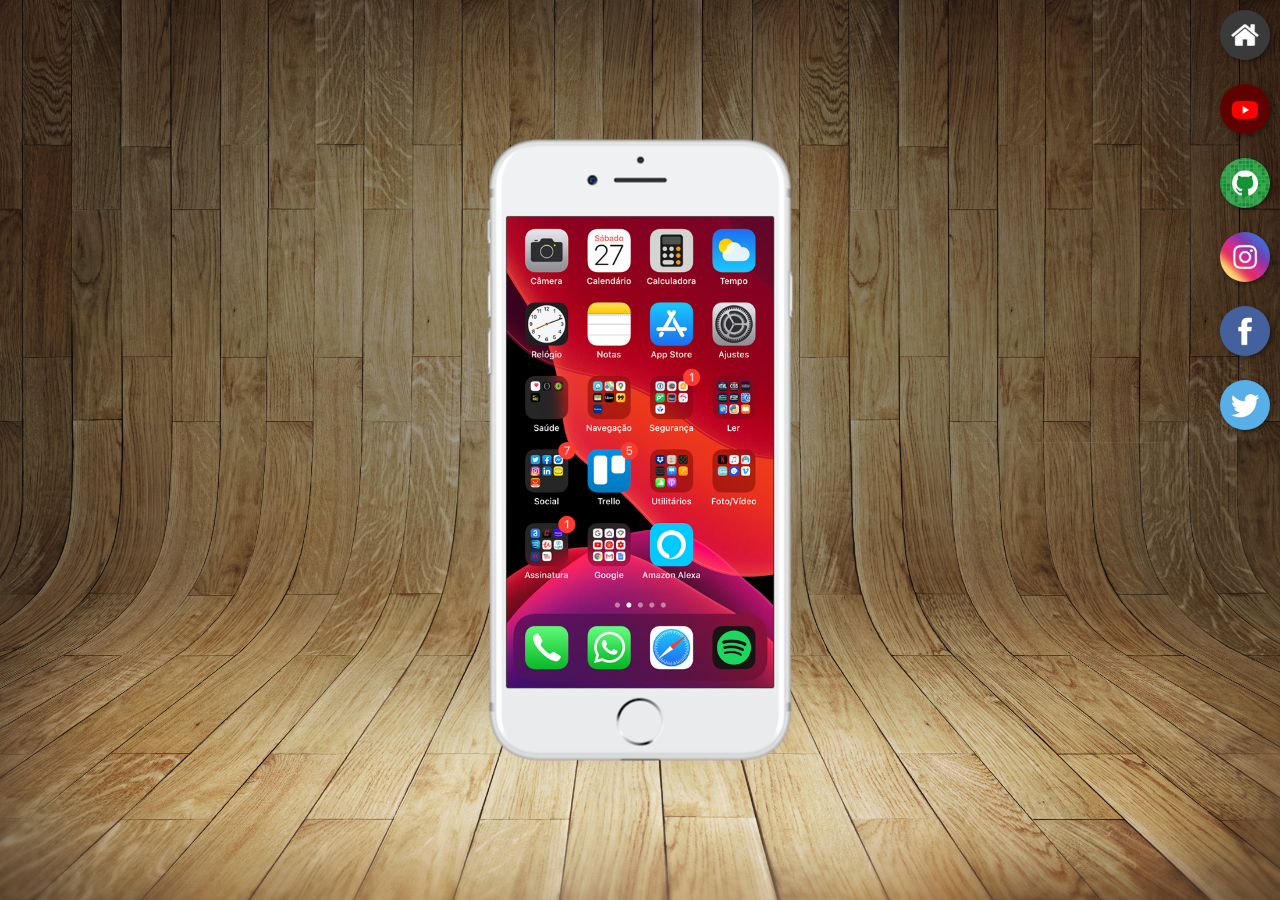
<file: index.html>
<!DOCTYPE html>
<html lang="pt-br">
<head>
    <meta charset="UTF-8">
    <meta name="viewport" content="width=device-width, initial-scale=1.0">
    <link rel="shortcut icon" href="favicon.ico" type="image/x-icon">
    <link rel="stylesheet" href="estilos/style.css">
    <title>Projeto Rede Sociais</title>
</head>
<body>
    <main>
        <section id="telefone">
            <iframe src="paginas/home.html" frameborder="0" name="tela" id="tela"> navegador não compativel</iframe>
        </section>
        <section id="redes-socias">
            <a href="paginas/home.html" target="tela"> <img src="imagens/logo-home.jpg" alt="home"></a><br>
            <a href="paginas/youtube.html" target="tela"><img src="imagens/logo-youtube.jpg" alt=""></a><br>
            <a href="paginas/github.html" target="tela"> <img src="imagens/logo-github.jpg" alt=""></a><br>
            <a href="paginas/instagram.html" target="tela"><img src="imagens/logo-instagram.jpg" alt=""></a><br>
            <a href="paginas/facebook.html" target="tela"><img src="imagens/logo-facebook.jpg" alt=""></a><br>
            <a href="paginas/twitter.html" target="tela"><img src="imagens/logo-twitter.jpg" alt=""></a>
        </section>
    </main>
</body>
</html>
</file>
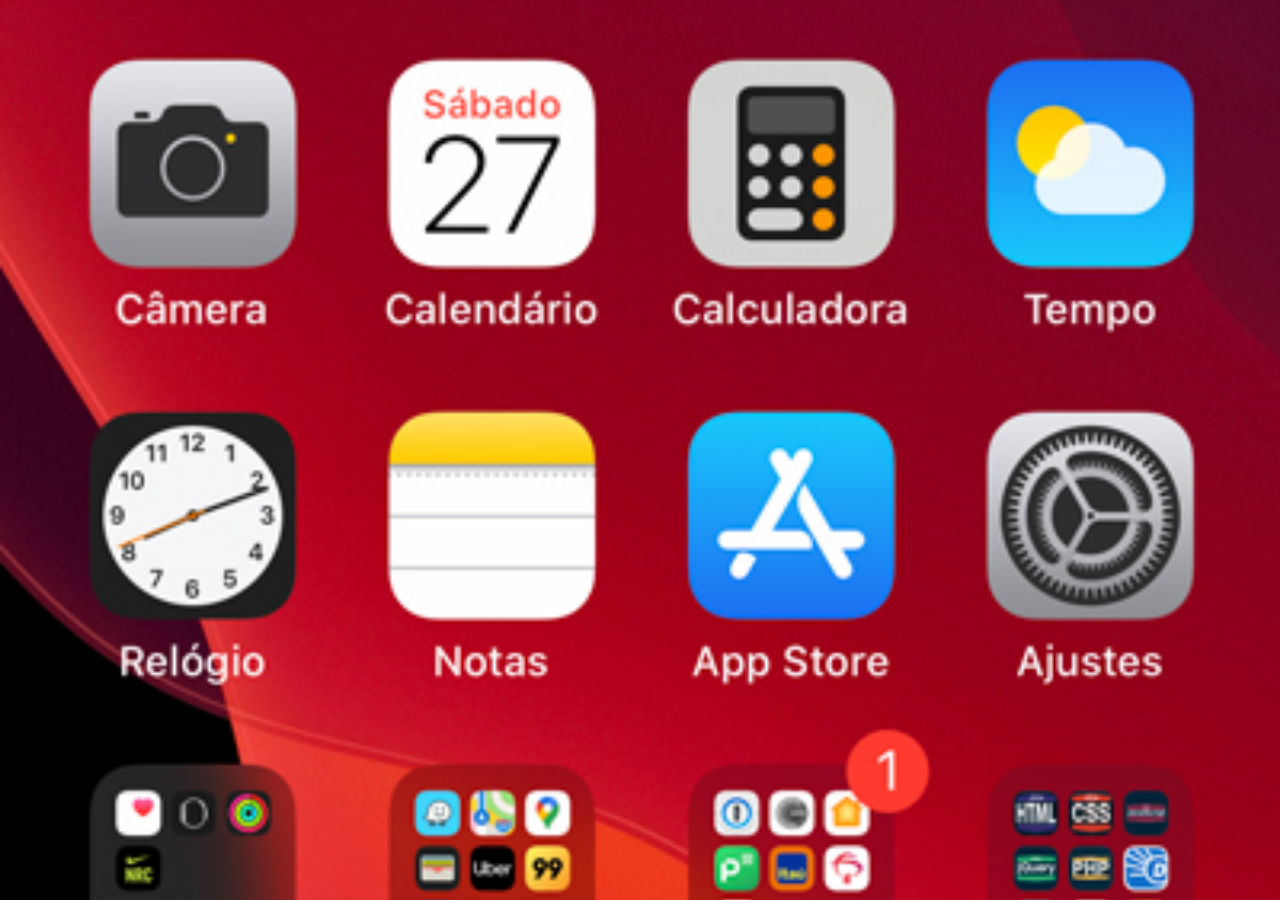
<file: home.html>
<!DOCTYPE html>
<html lang="pt-br">
<head>
    <meta charset="UTF-8">
    <meta name="viewport" content="width=device-width, initial-scale=1.0">
    <title>Home</title>
    <style>
        *{
            margin: 0;
            padding: 0;
        }
        body{
            width: 100vw;
            height: 100vh;
            background: black url('imagens/tela-home.jpg') no-repeat top center;
            background-size: cover;
        }
    </style>
</head>
<body>
    
</body>
</html>
</file>
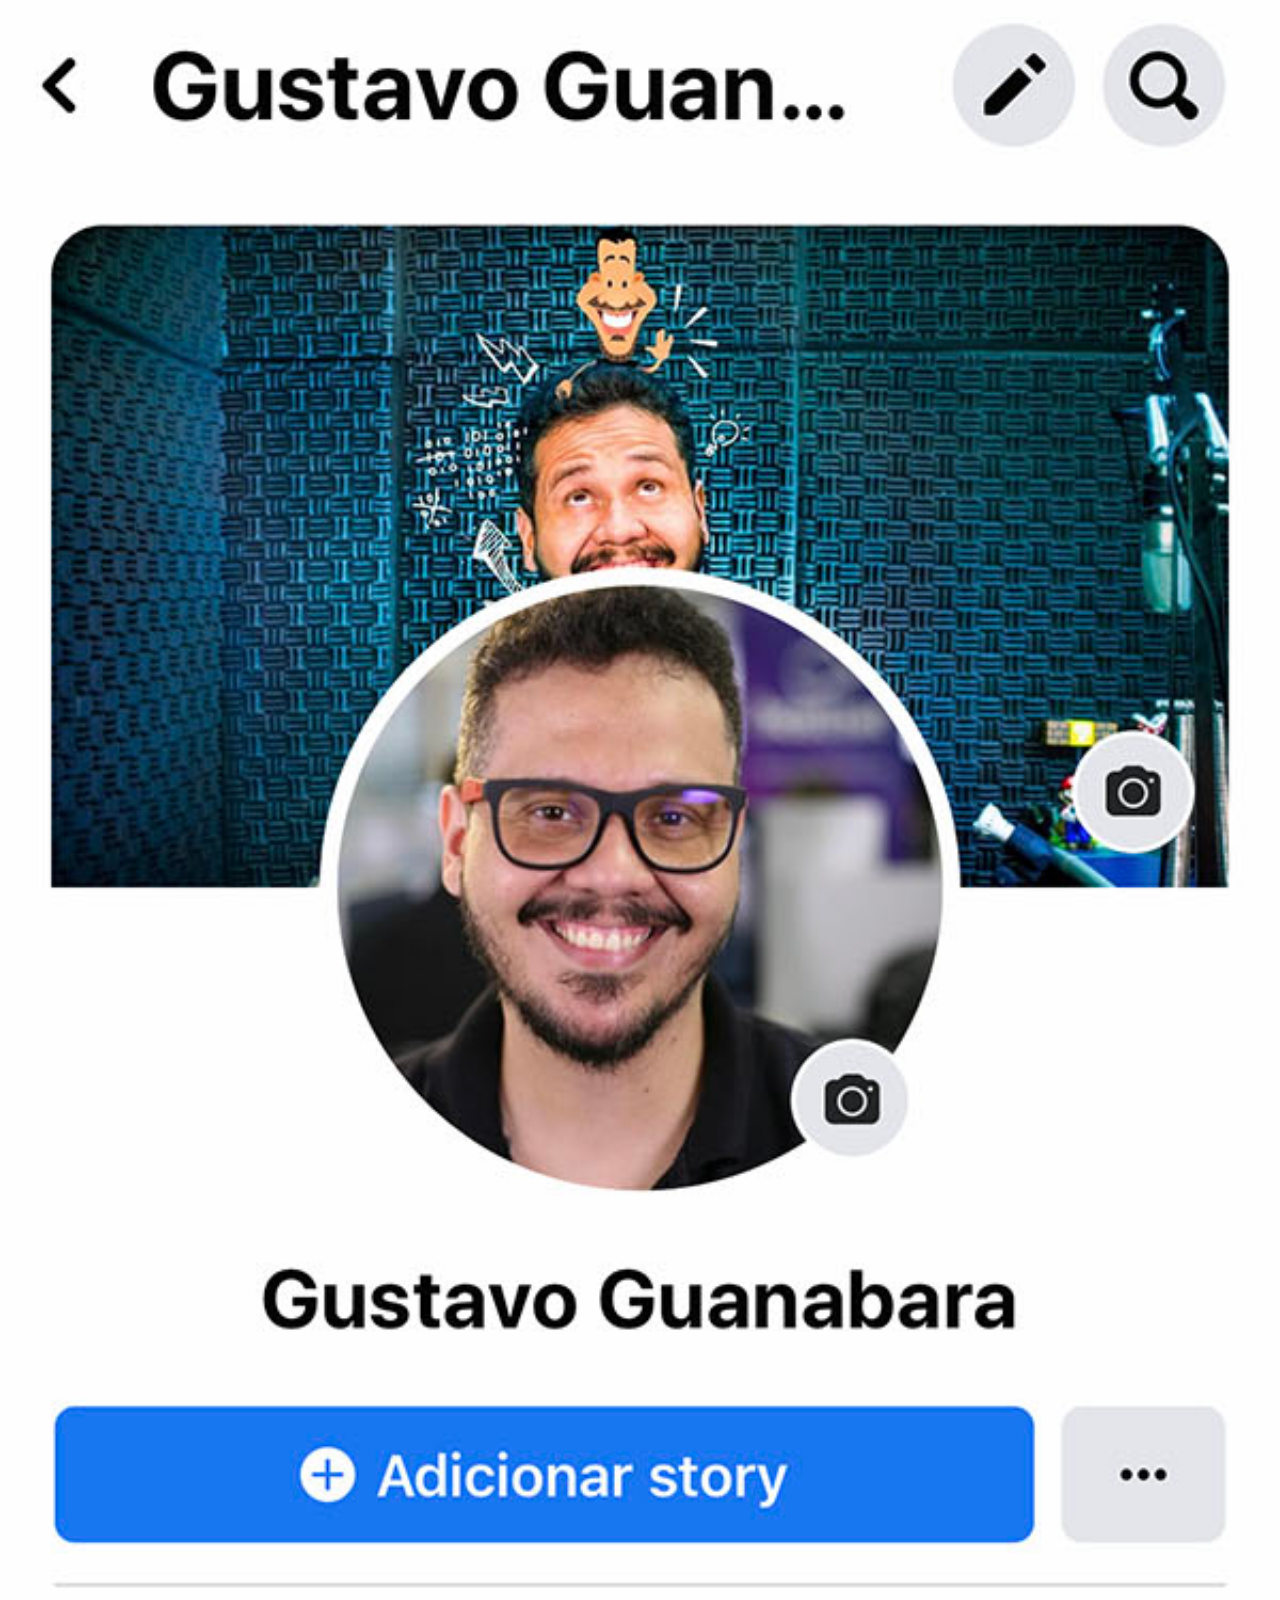
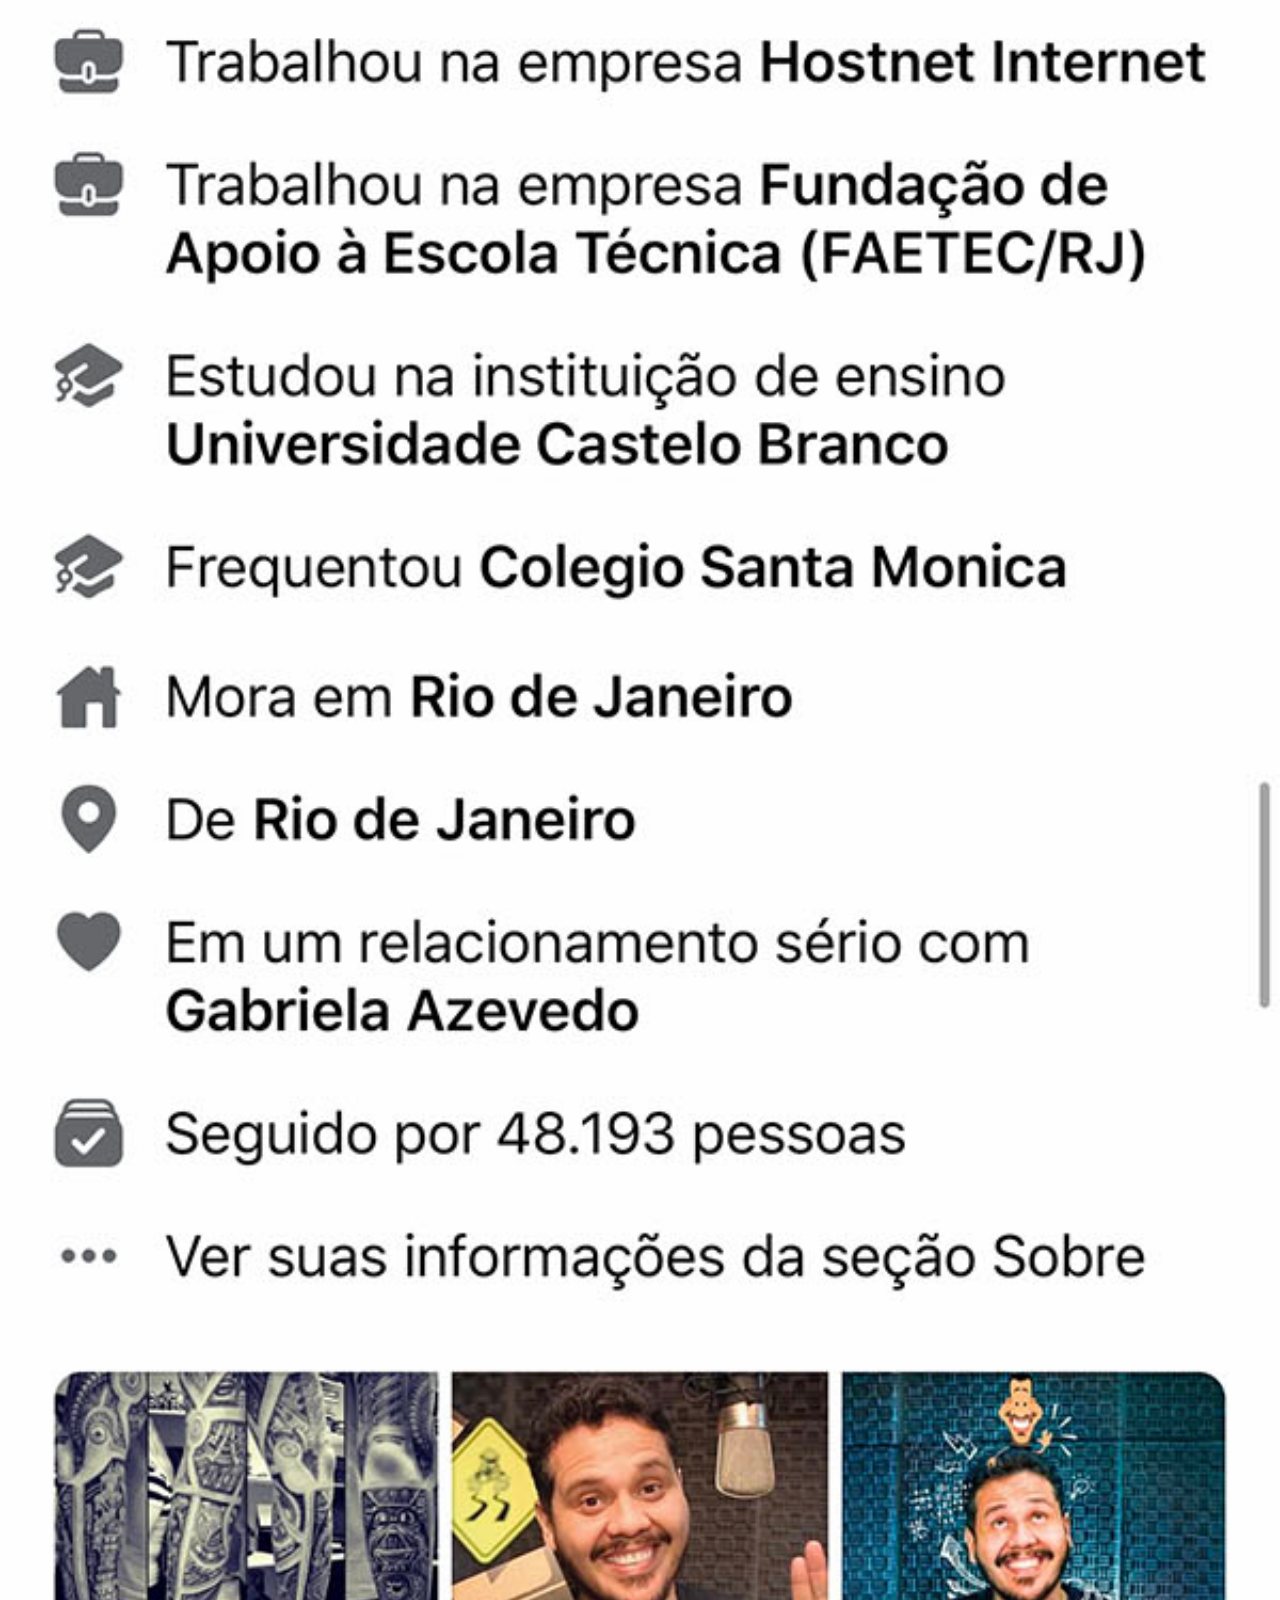
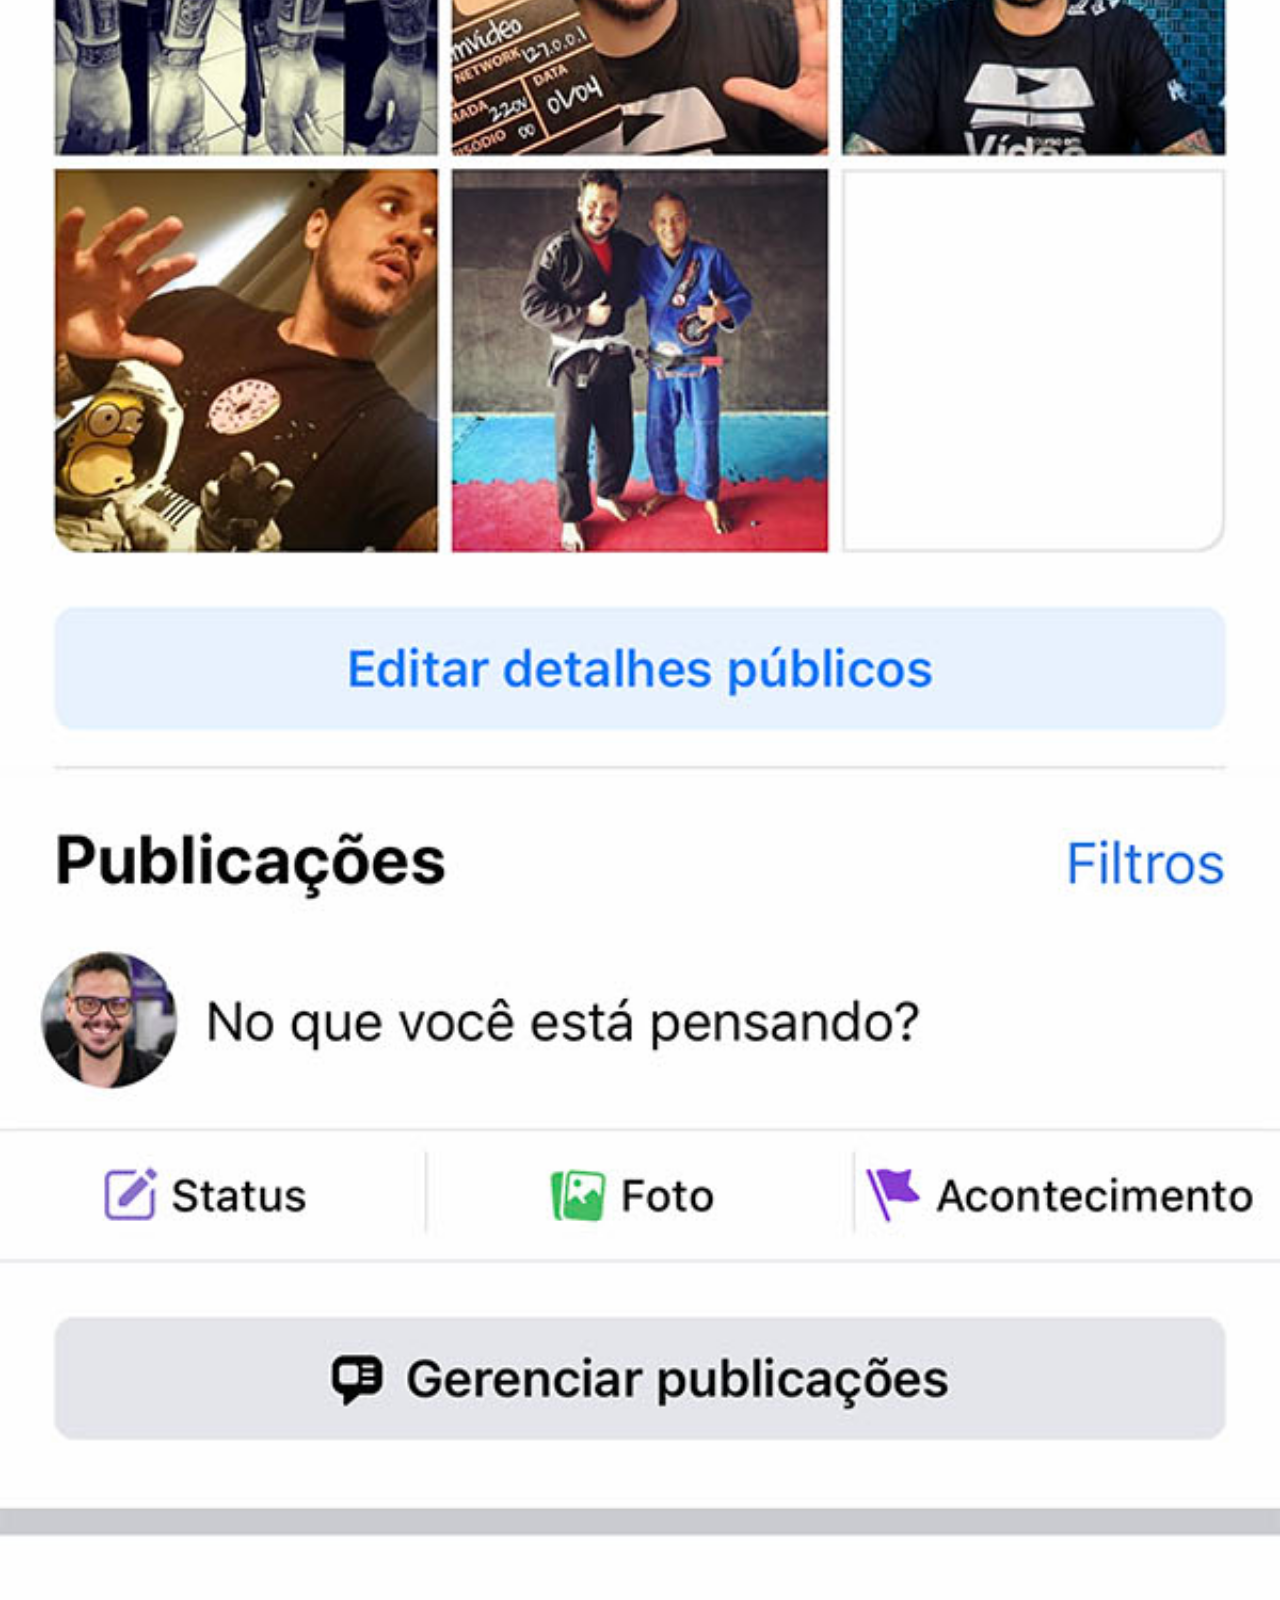
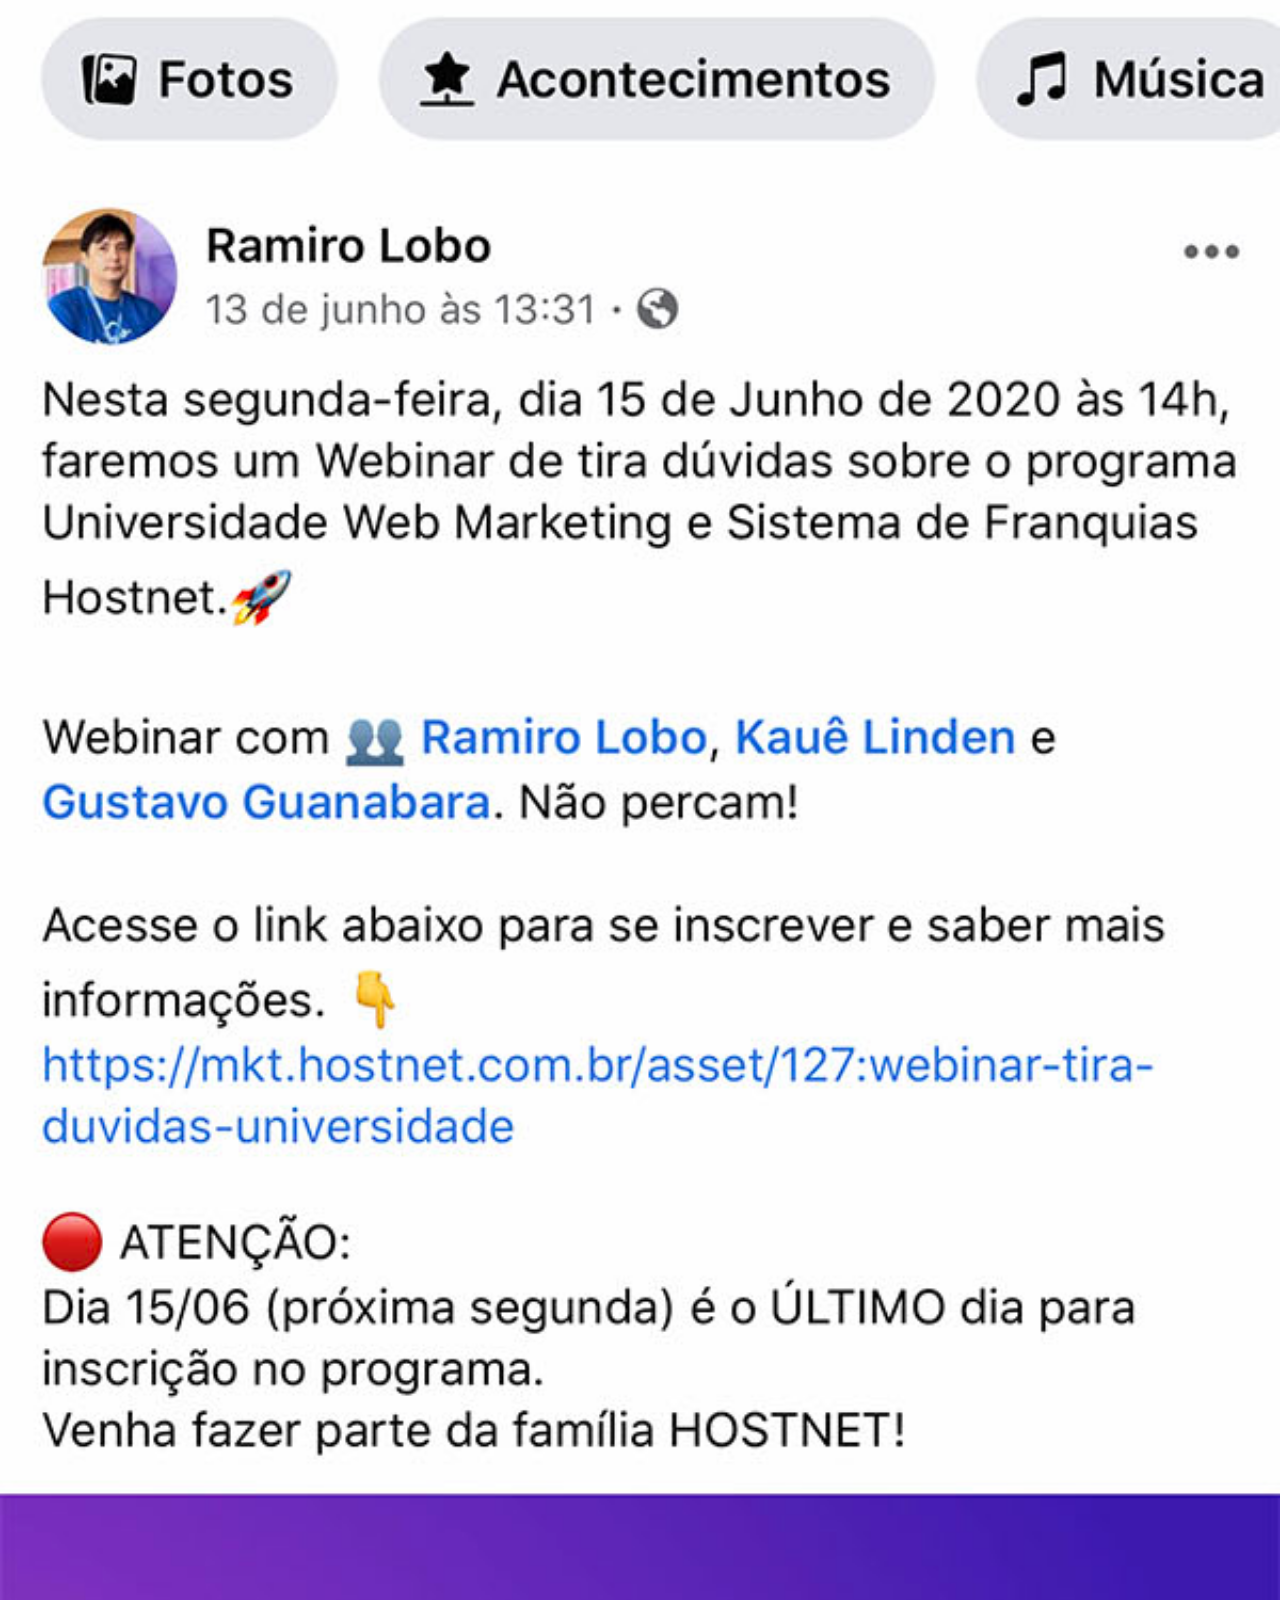
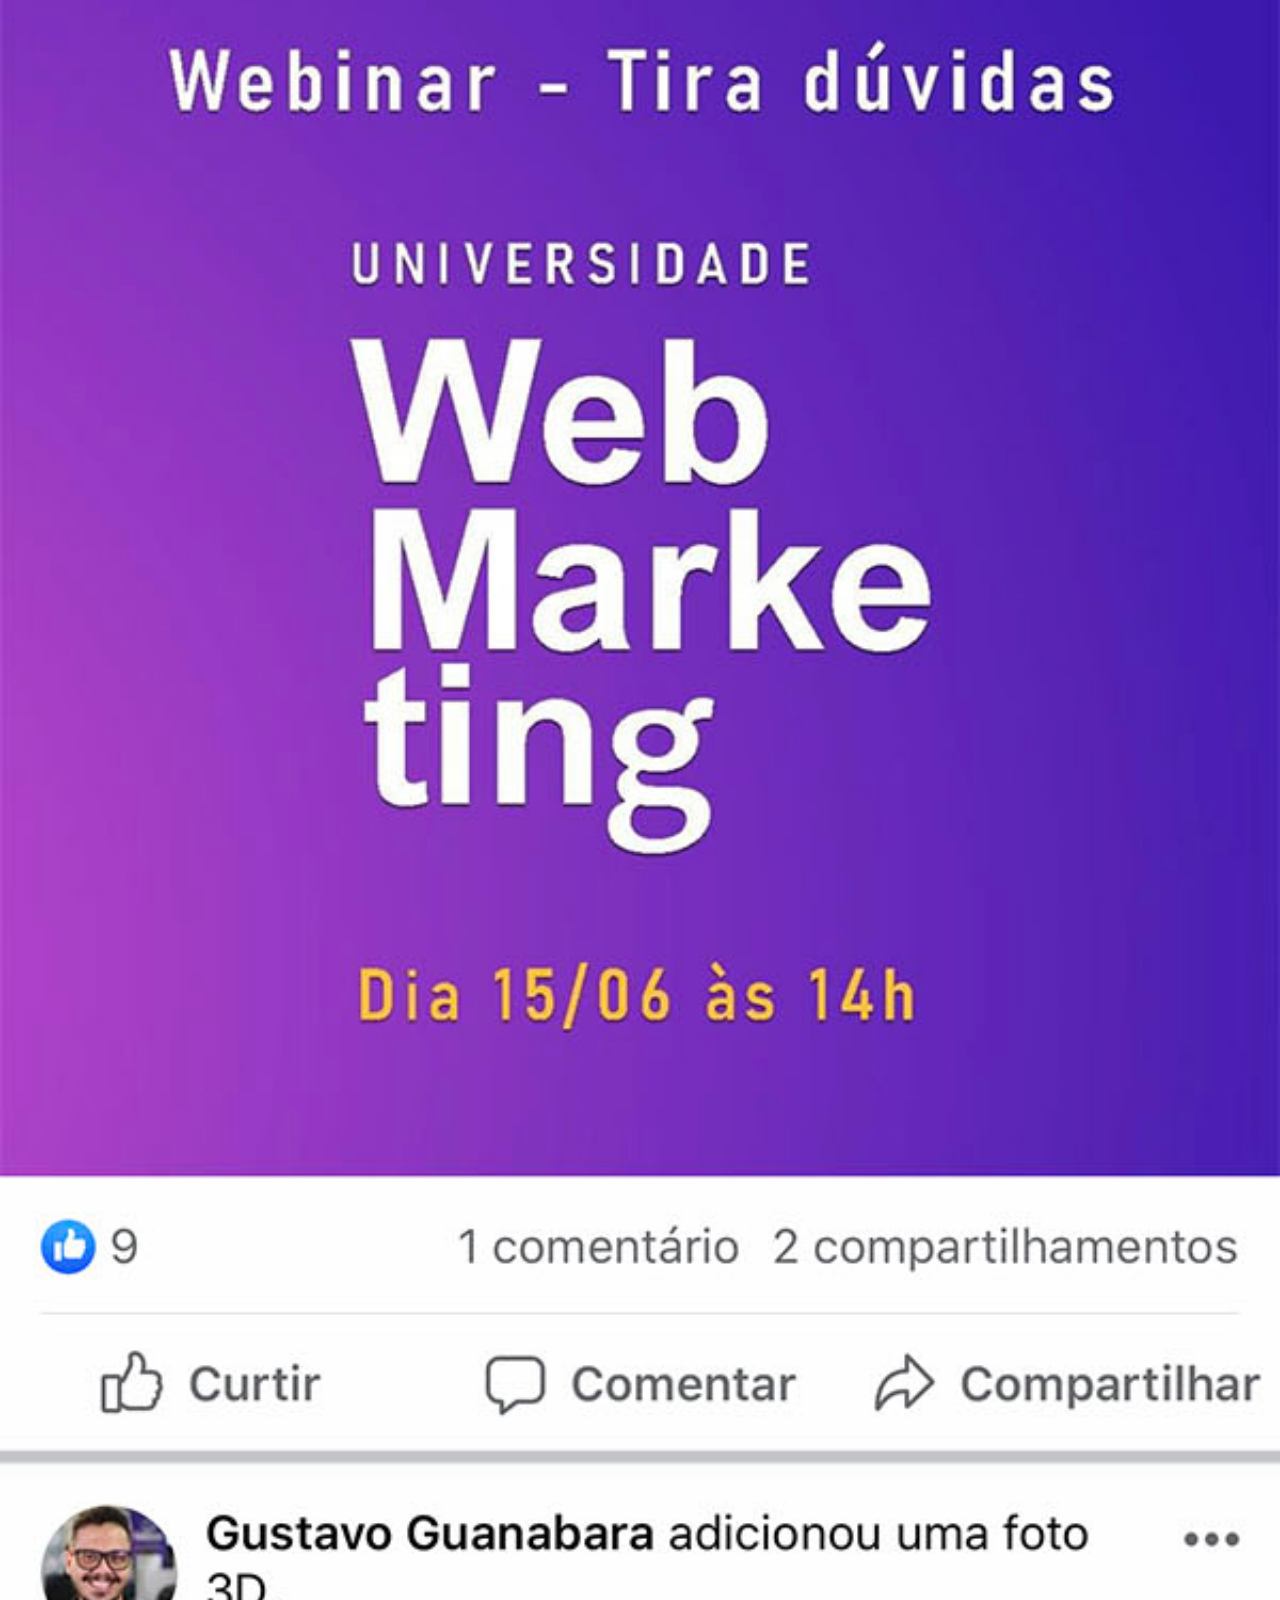
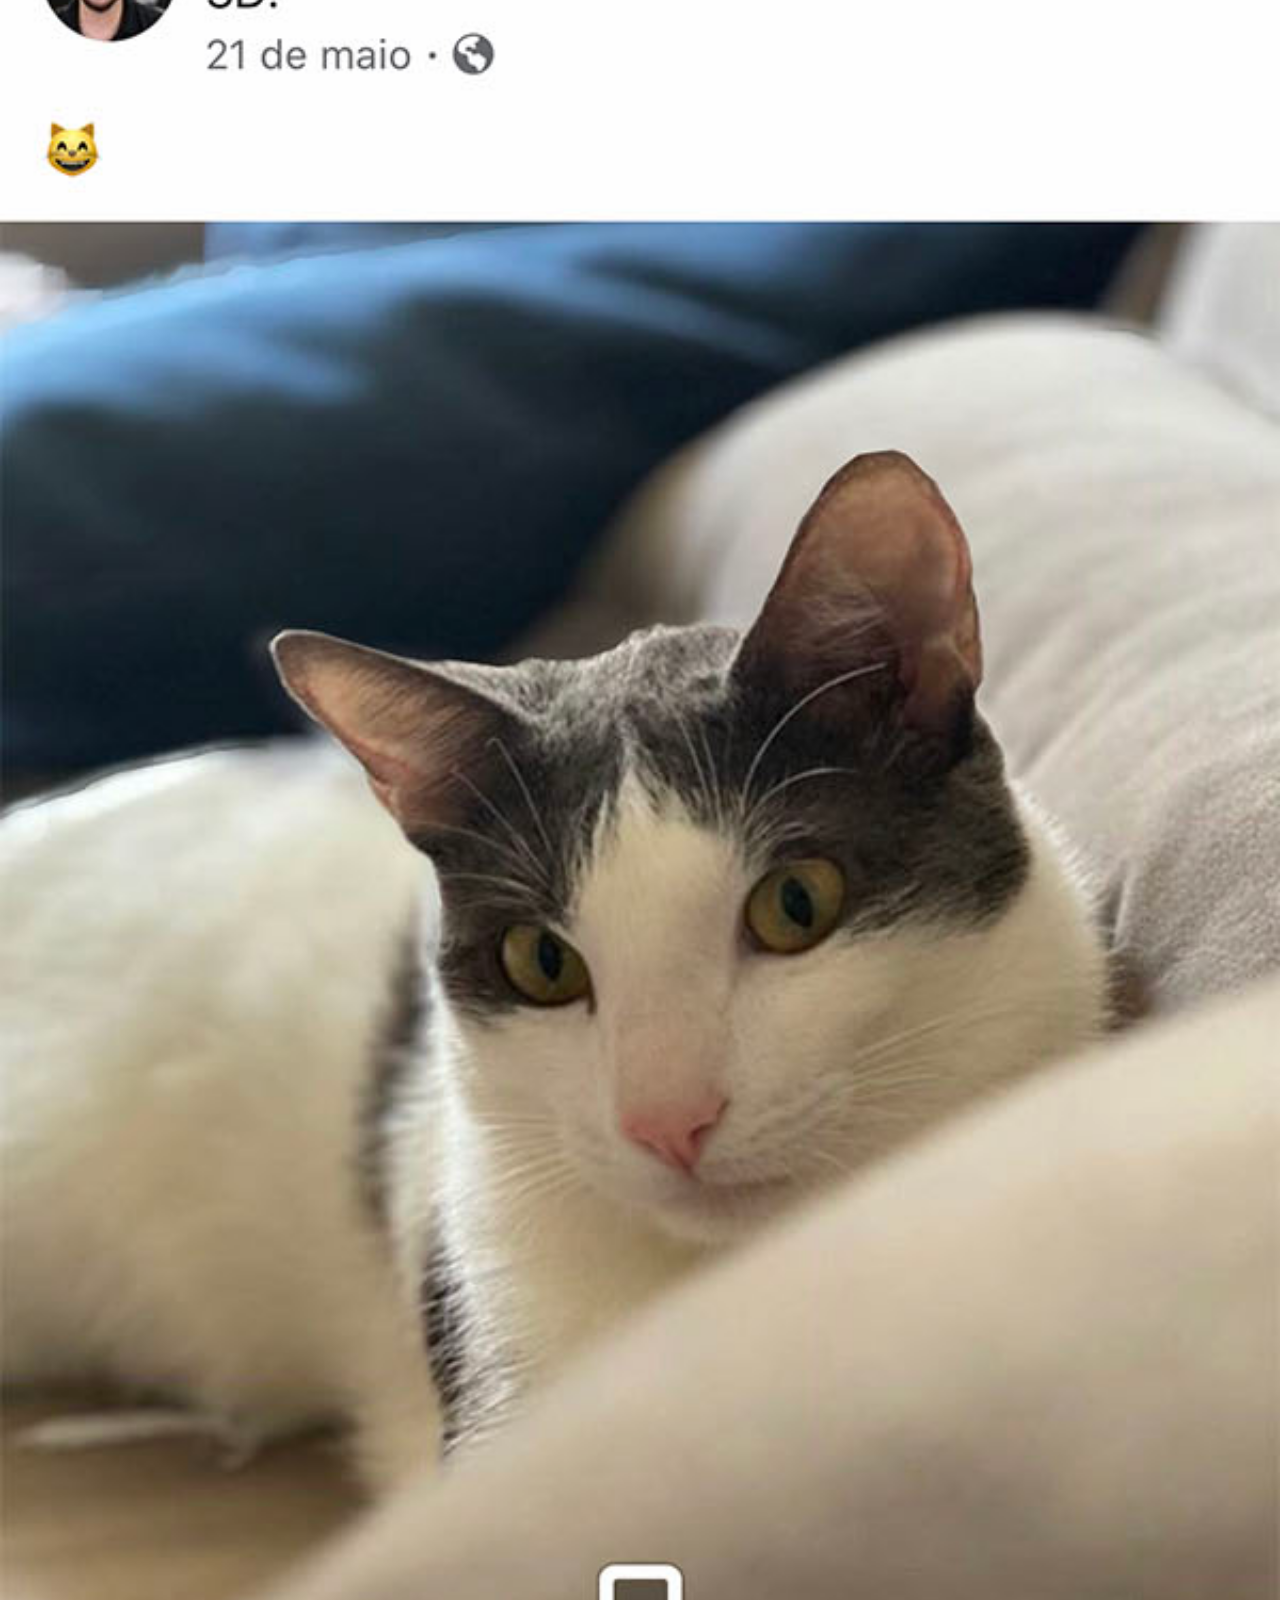
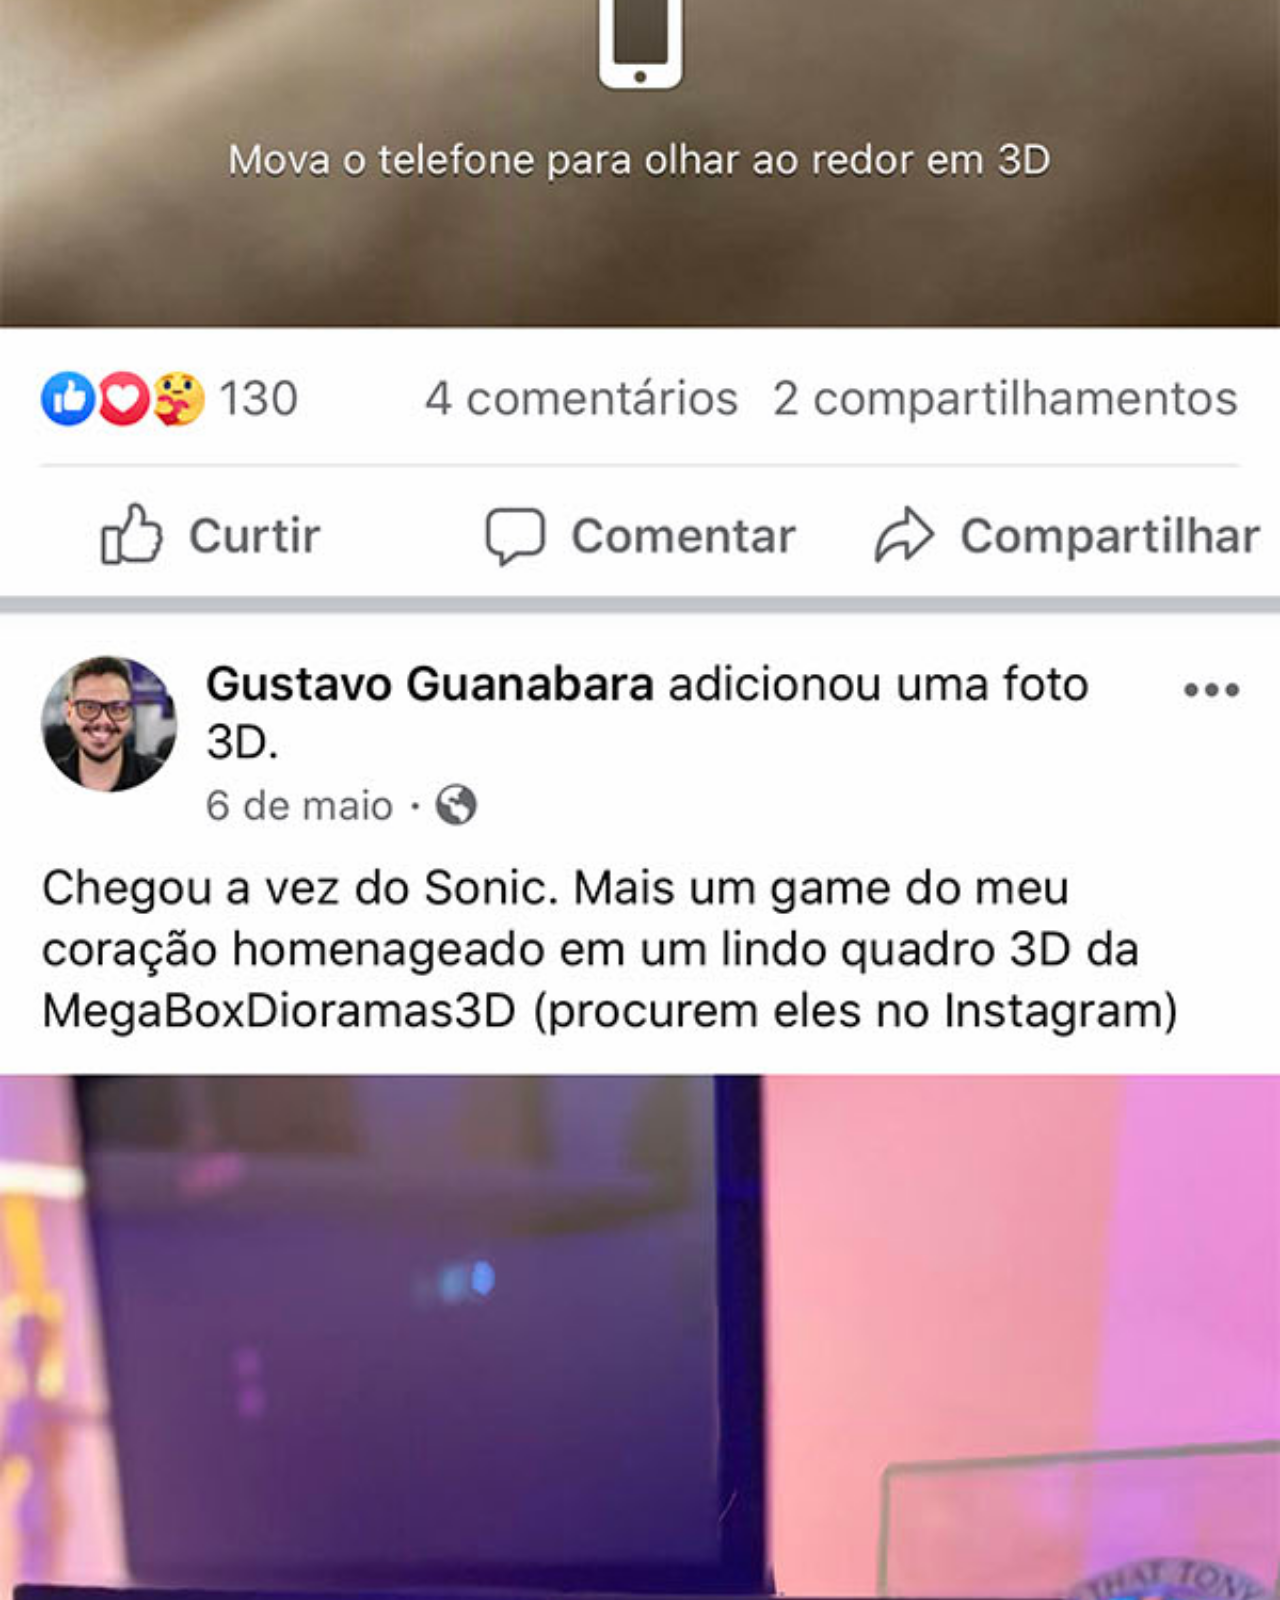
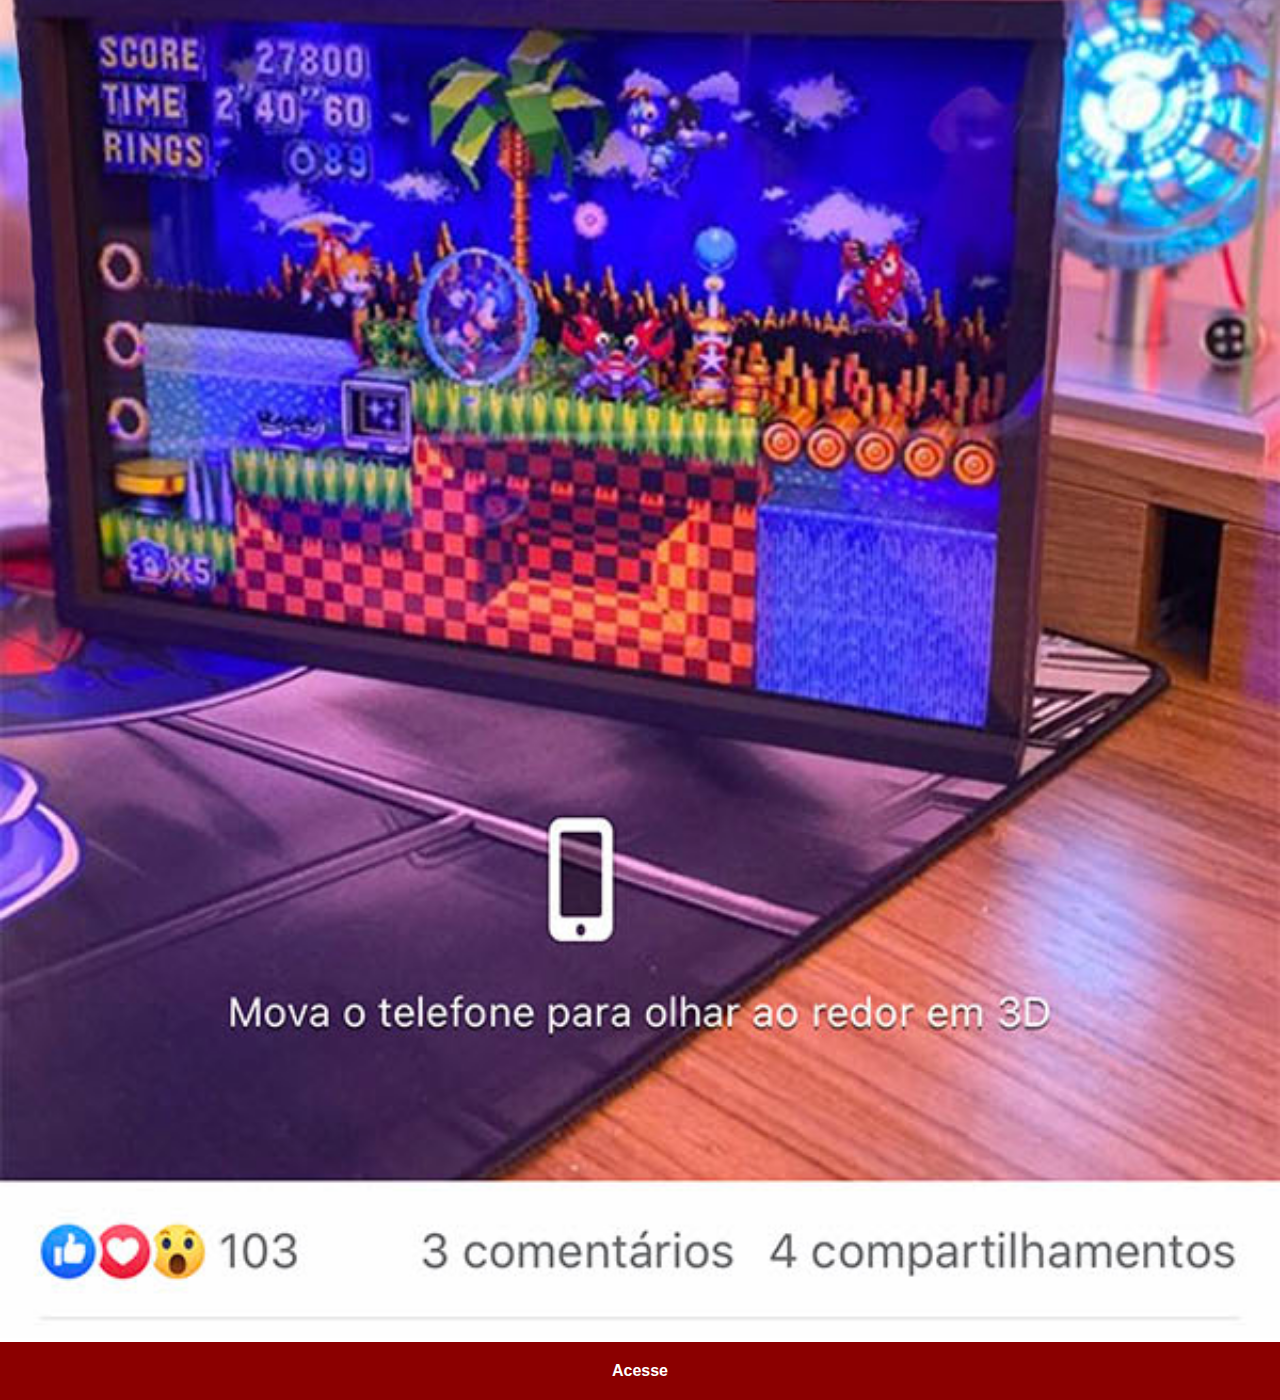
<file: paginas/facebook.html>
<!DOCTYPE html>
<html lang="pt-br">
<head>
    <meta charset="UTF-8">
    <meta name="viewport" content="width=device-width, initial-scale=1.0">
    <link rel="stylesheet" href="estilos/social.css">
    <title>Facebook</title>
</head>
<body>
    <img src="../imagens/tela-facebook.jpg" alt="tela-facebook">
    <a href="https://www.facebook.com/login/?next=https%3A%2F%2Fwww.facebook.com%2F%3Flocale%3Dpt_BR" target="_blank">Acesse</a>
</body>
</html>
</file>
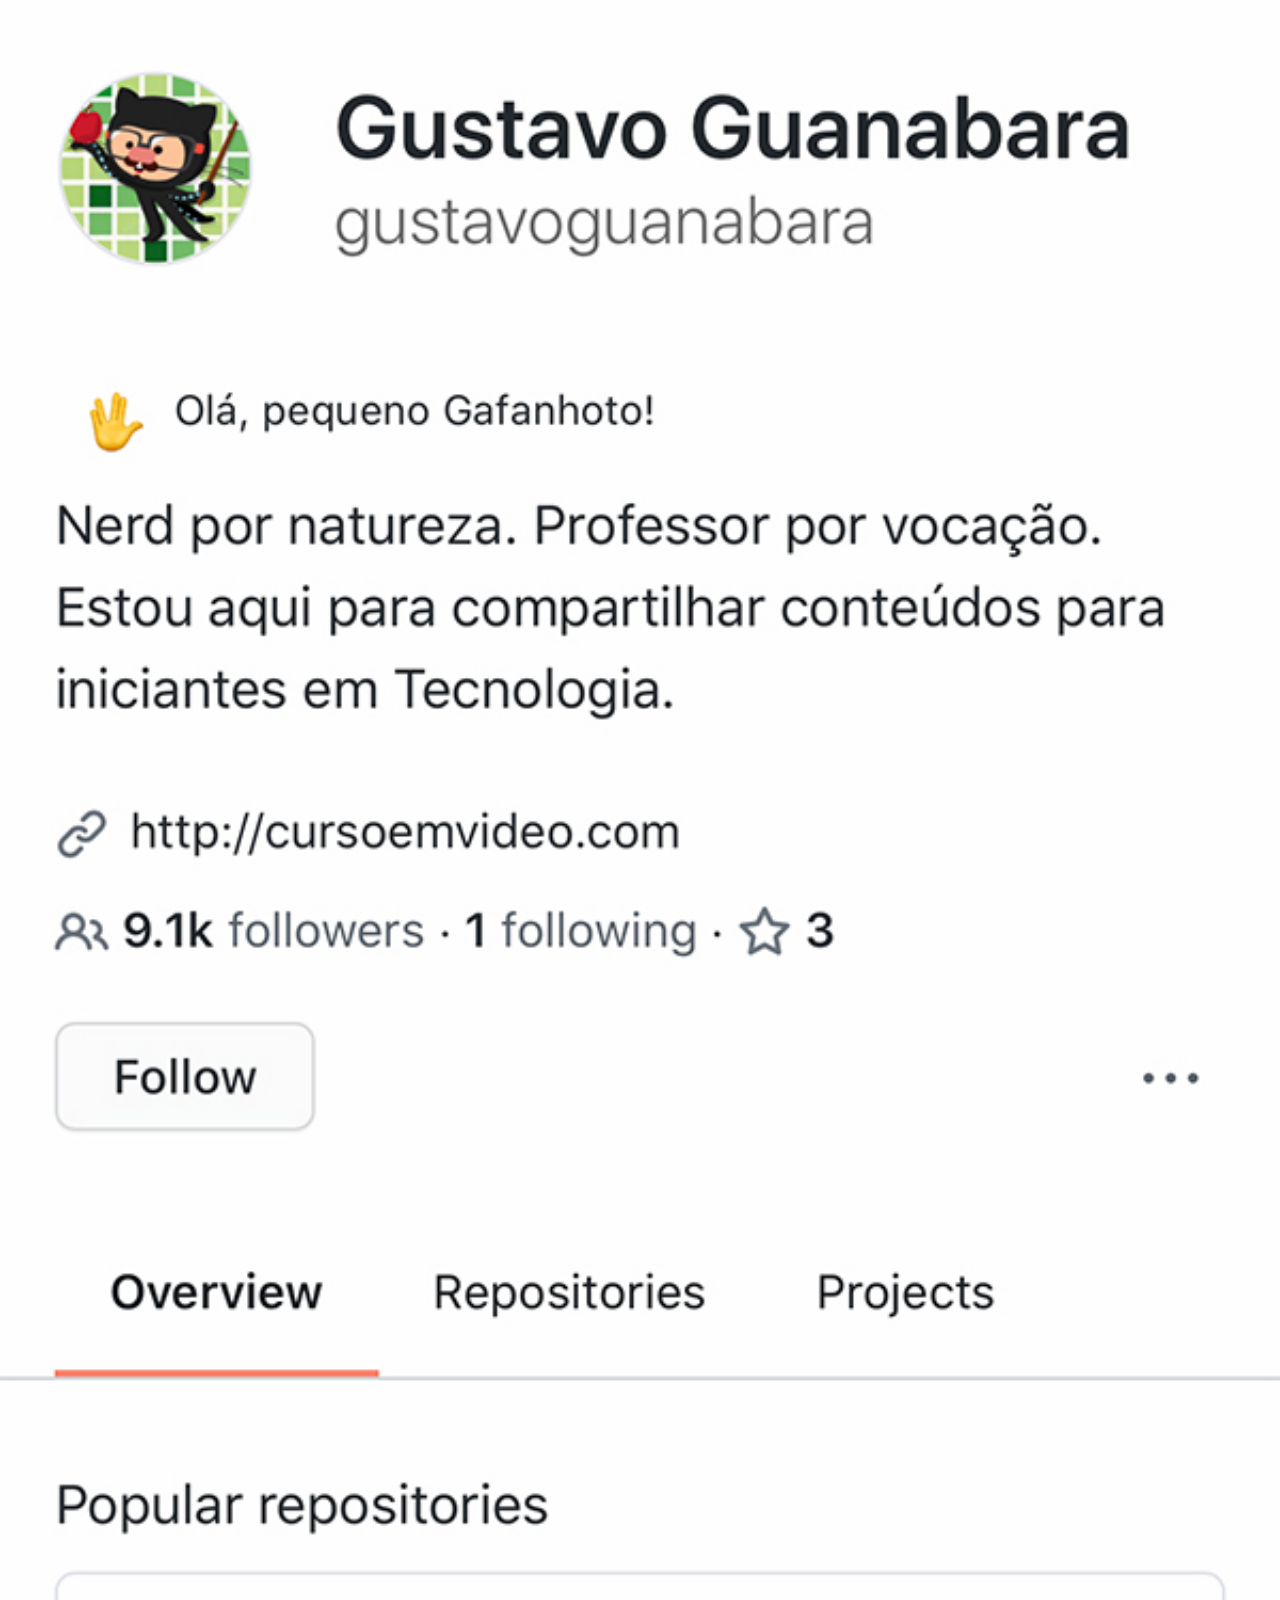
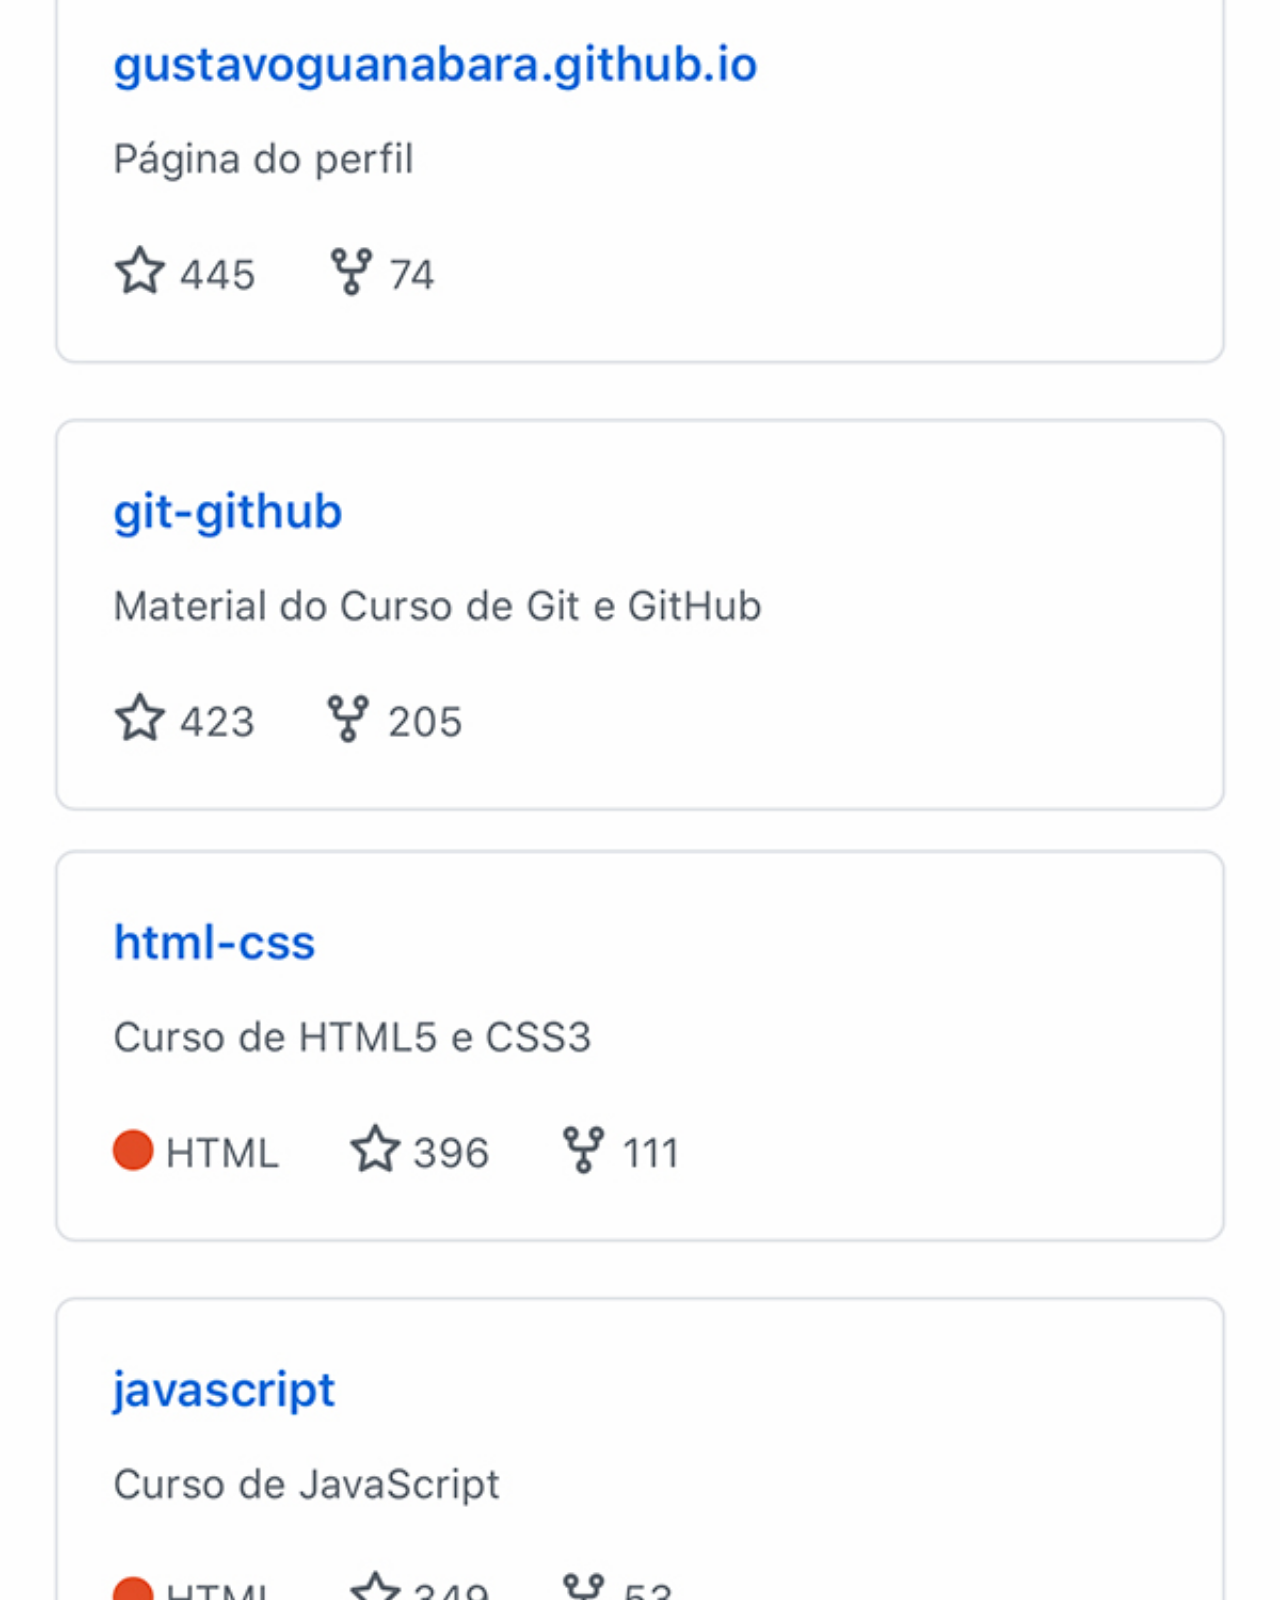
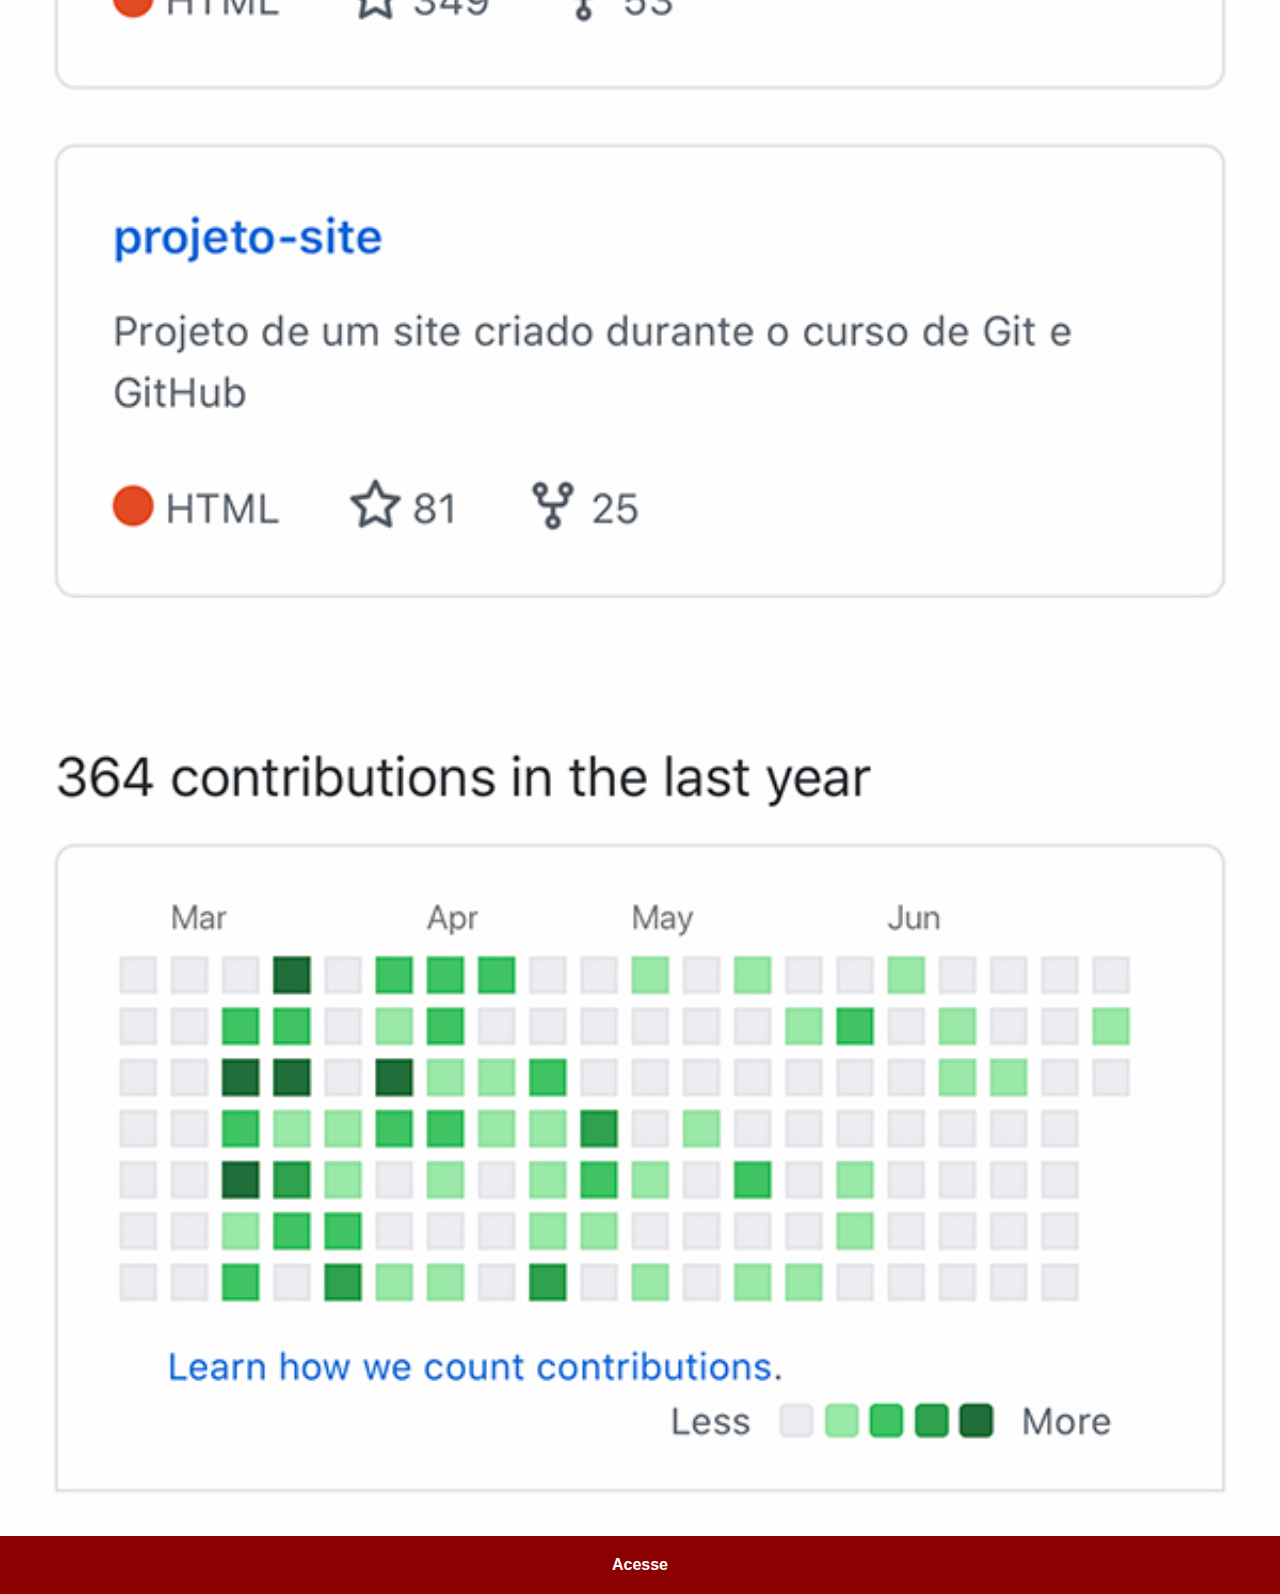
<file: paginas/github.html>
<!DOCTYPE html>
<html lang="en">
<head>
    <meta charset="UTF-8">
    <meta name="viewport" content="width=device-width, initial-scale=1.0">
    <link rel="stylesheet" href="estilos/social.css">
    <title>Github</title>
</head>
<body>
    <img src="../imagens/tela-github.jpg" alt="tela-git">
    <a href="https://github.com/KauaAndrade-Unicamp" target="_blank">Acesse</a>
</body>
</html>
</file>
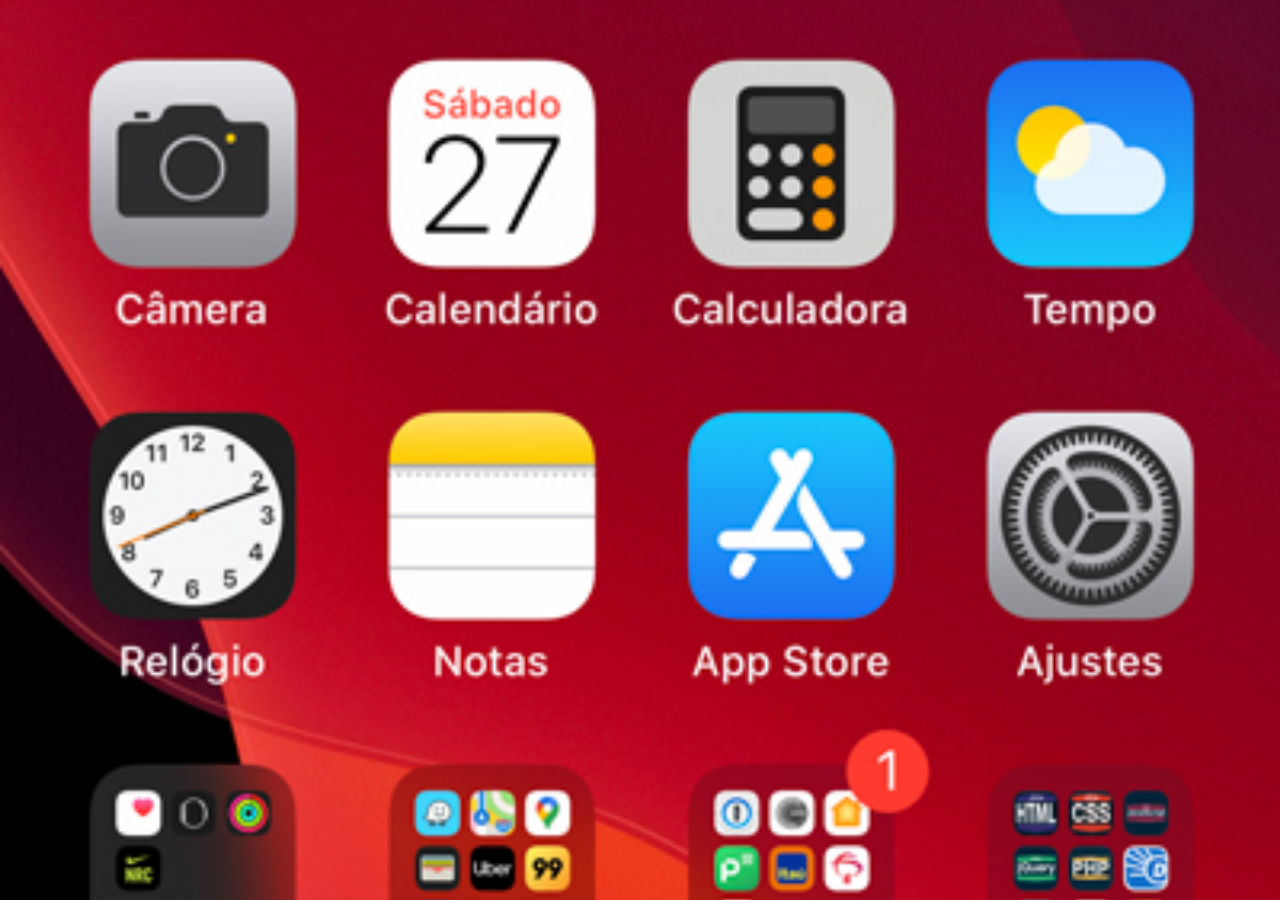
<file: paginas/home.html>
<!DOCTYPE html>
<html lang="pt-br">
<head>
    <meta charset="UTF-8">
    <meta name="viewport" content="width=device-width, initial-scale=1.0">
    <title>Home</title>
    <style>
        *{
            margin: 0;
            padding: 0;
        }
        body{
            width: 100vw;
            height: 100vh;
            background: black url('../imagens/tela-home.jpg') no-repeat top center;
            background-size: cover;
            
        }
    </style>
</head>
<body>
    
</body>
</html>
</file>
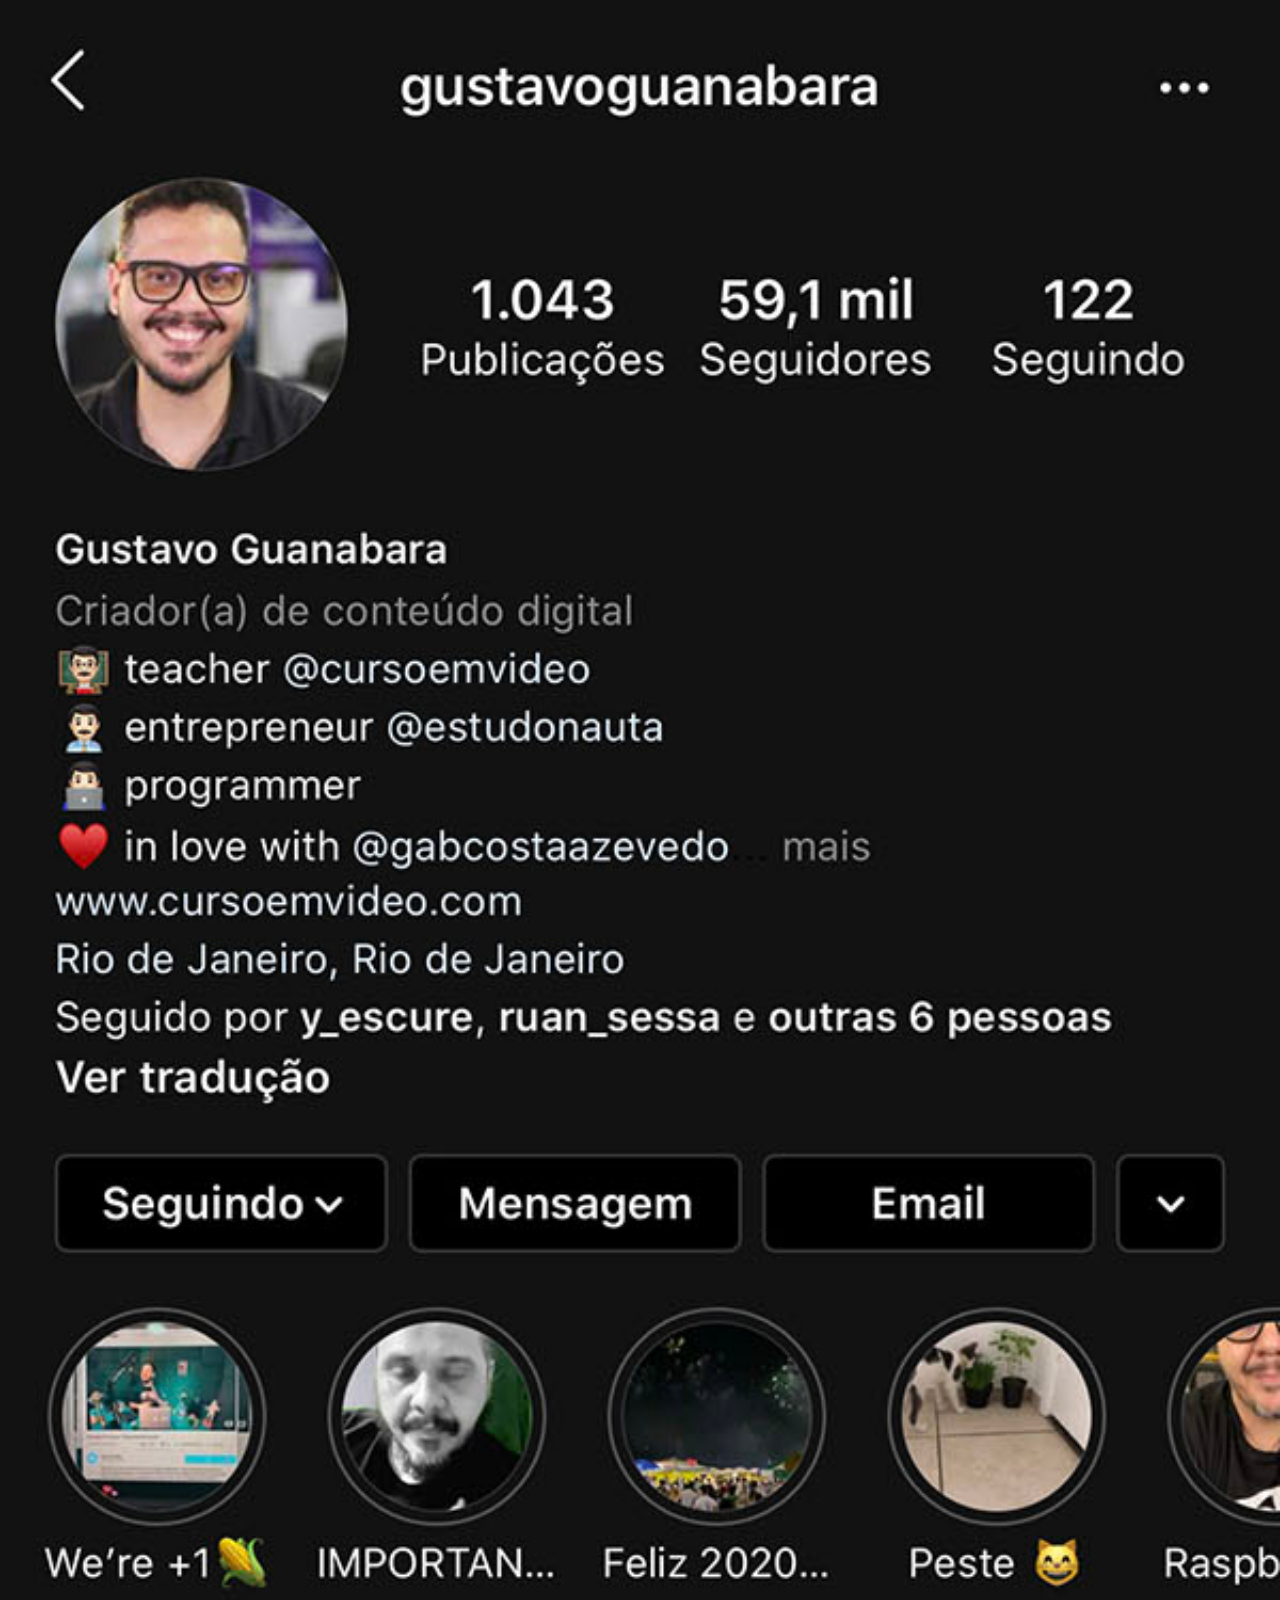
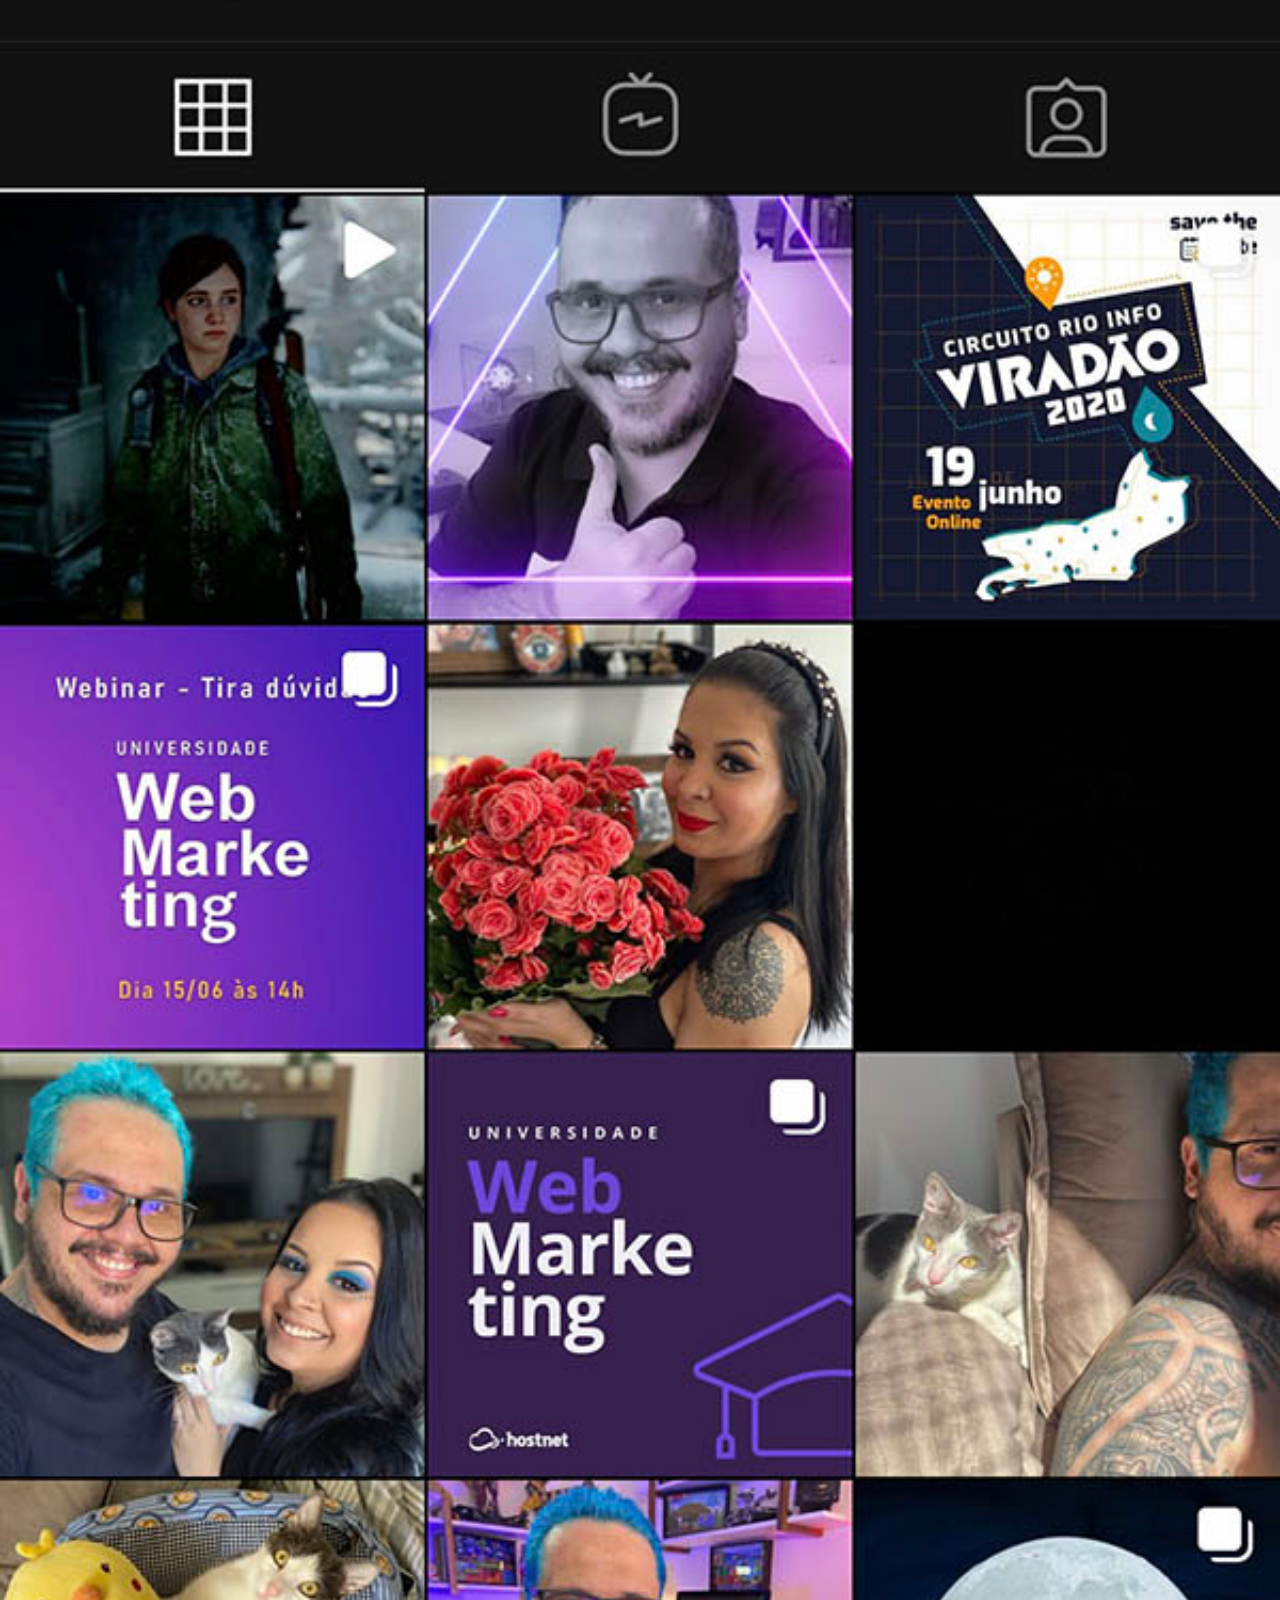
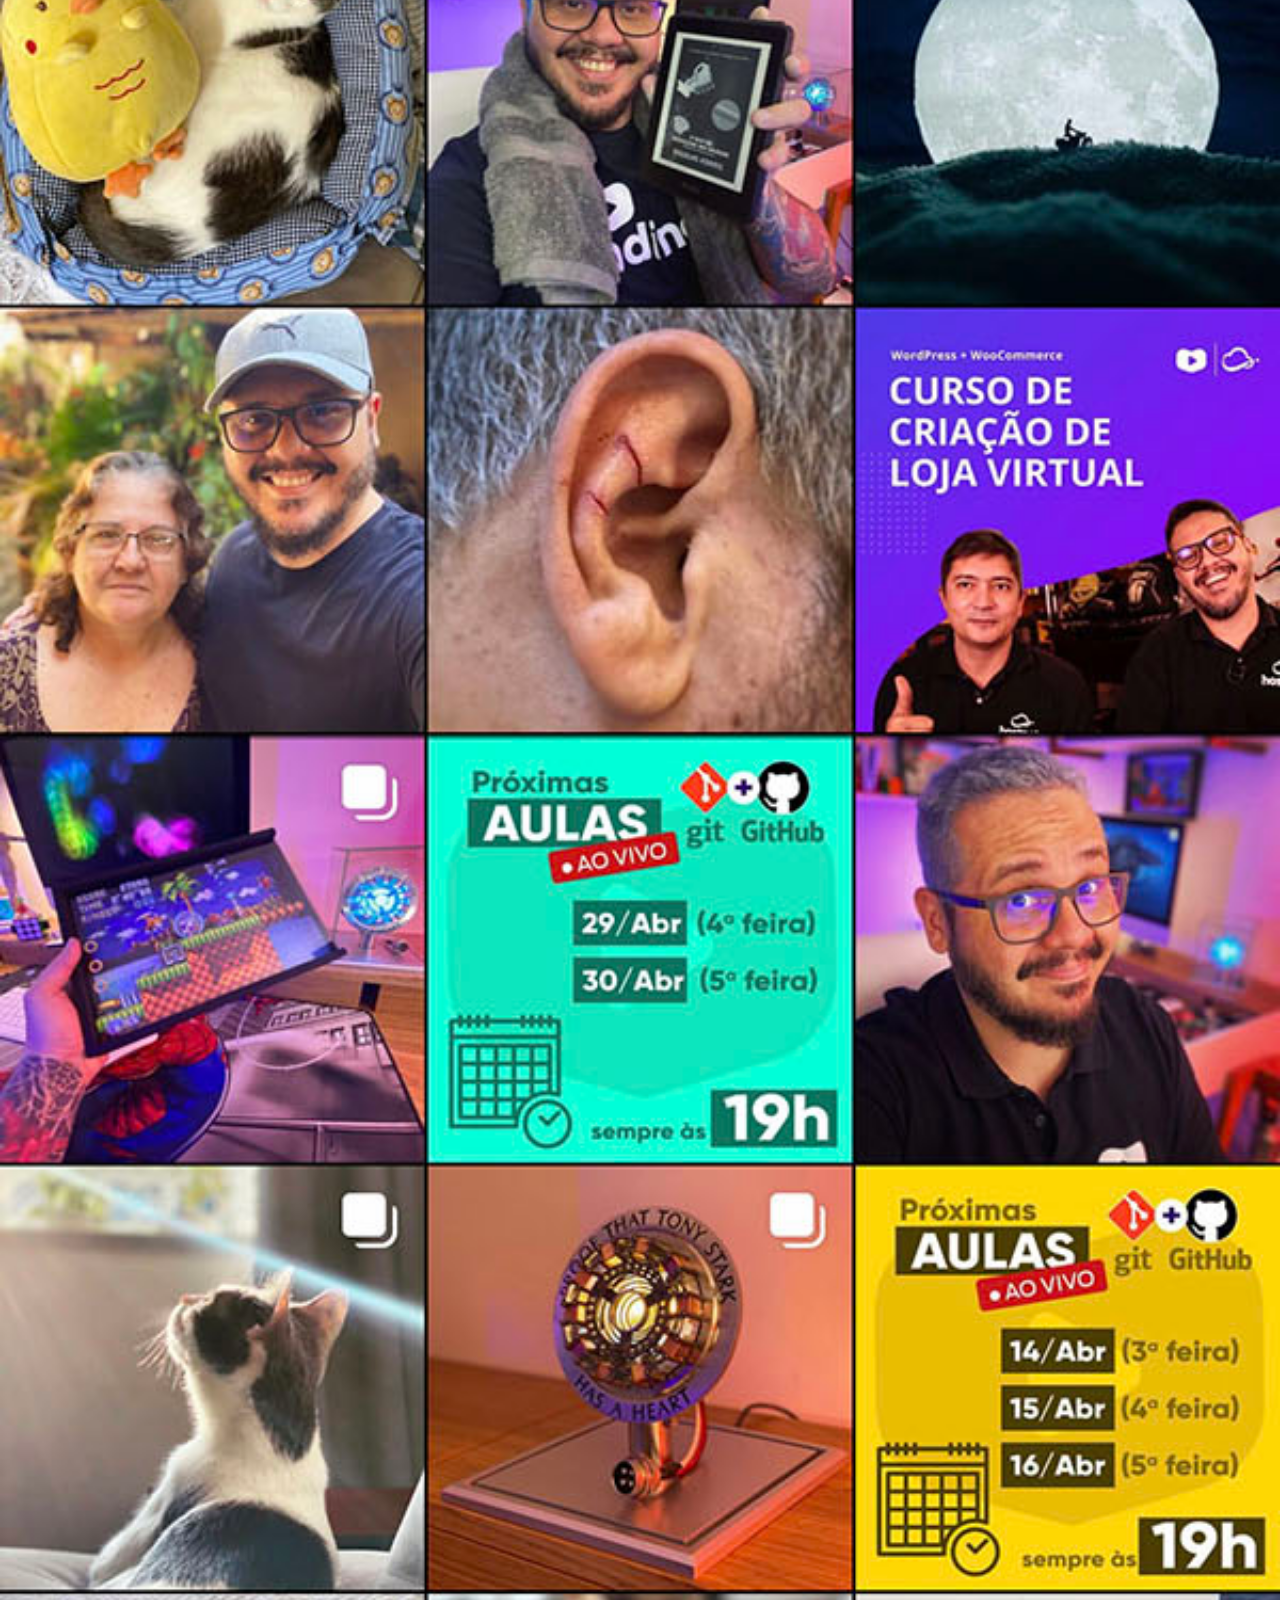
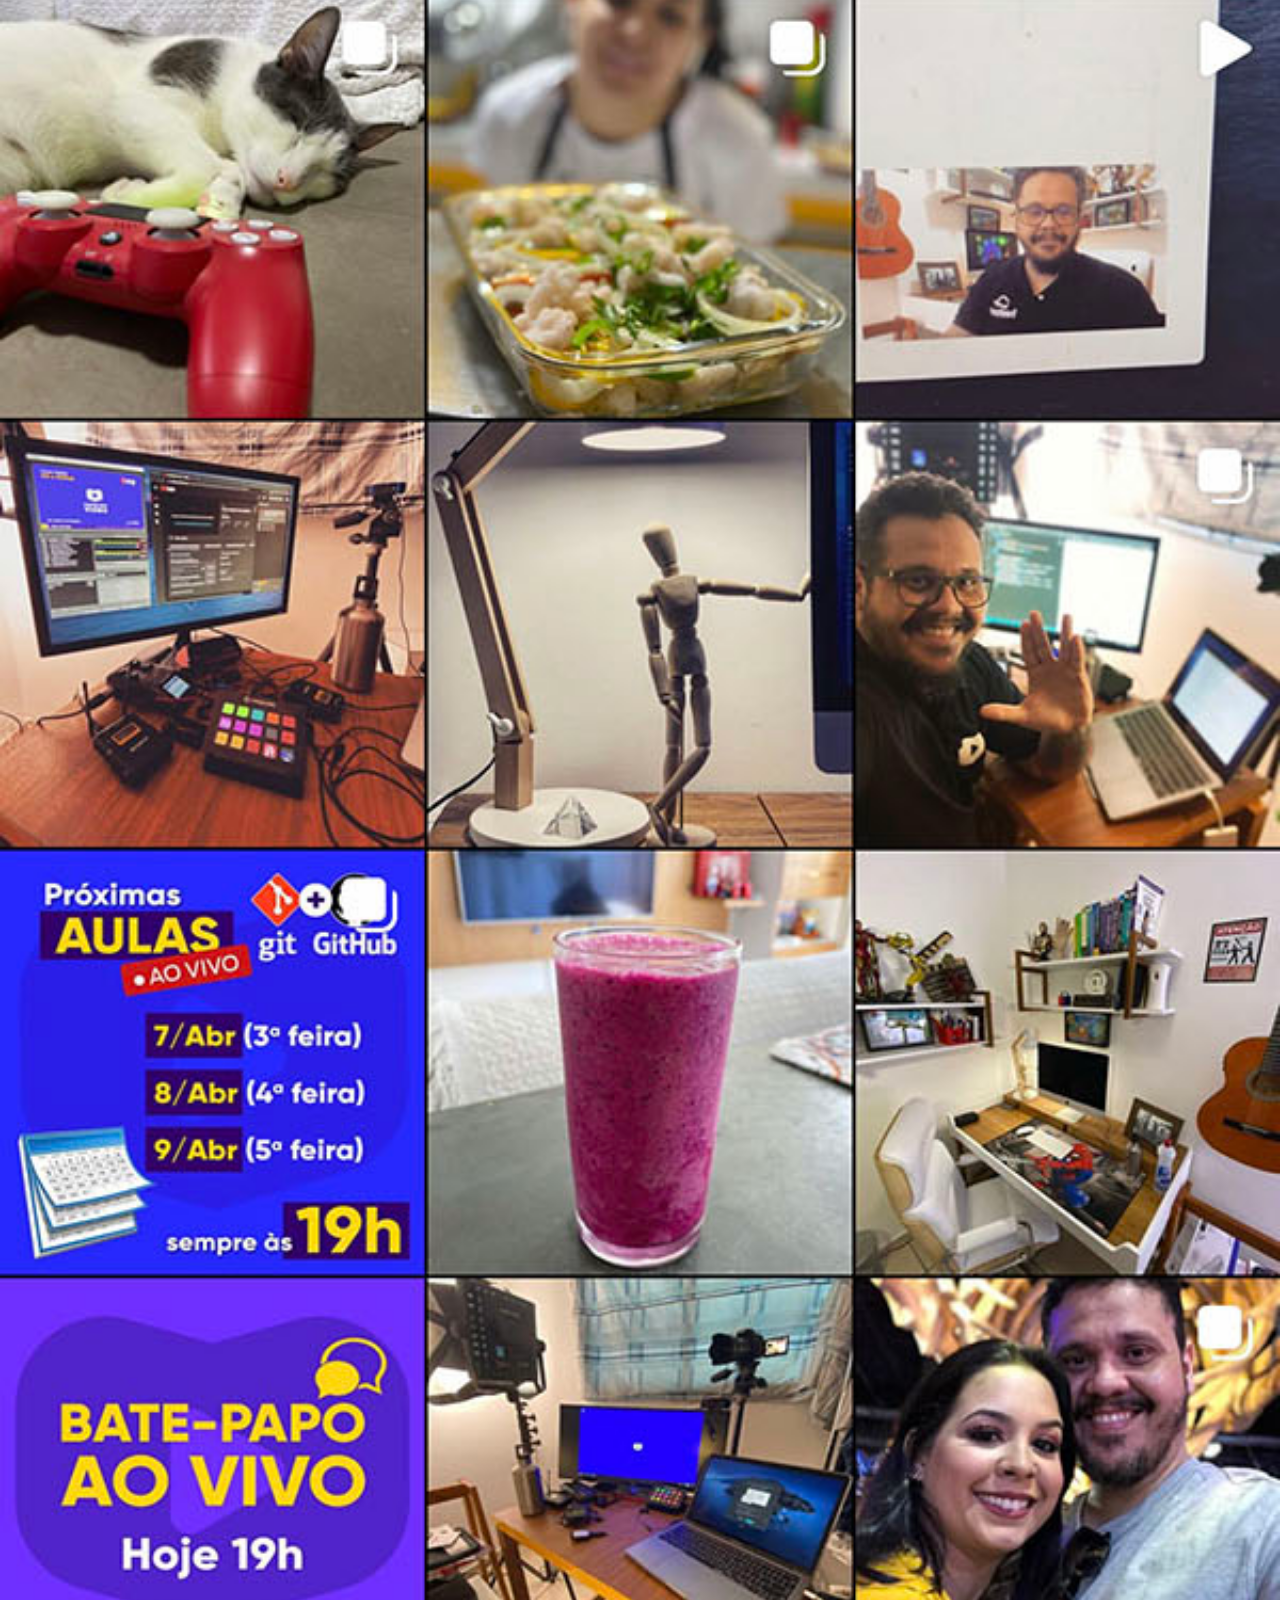
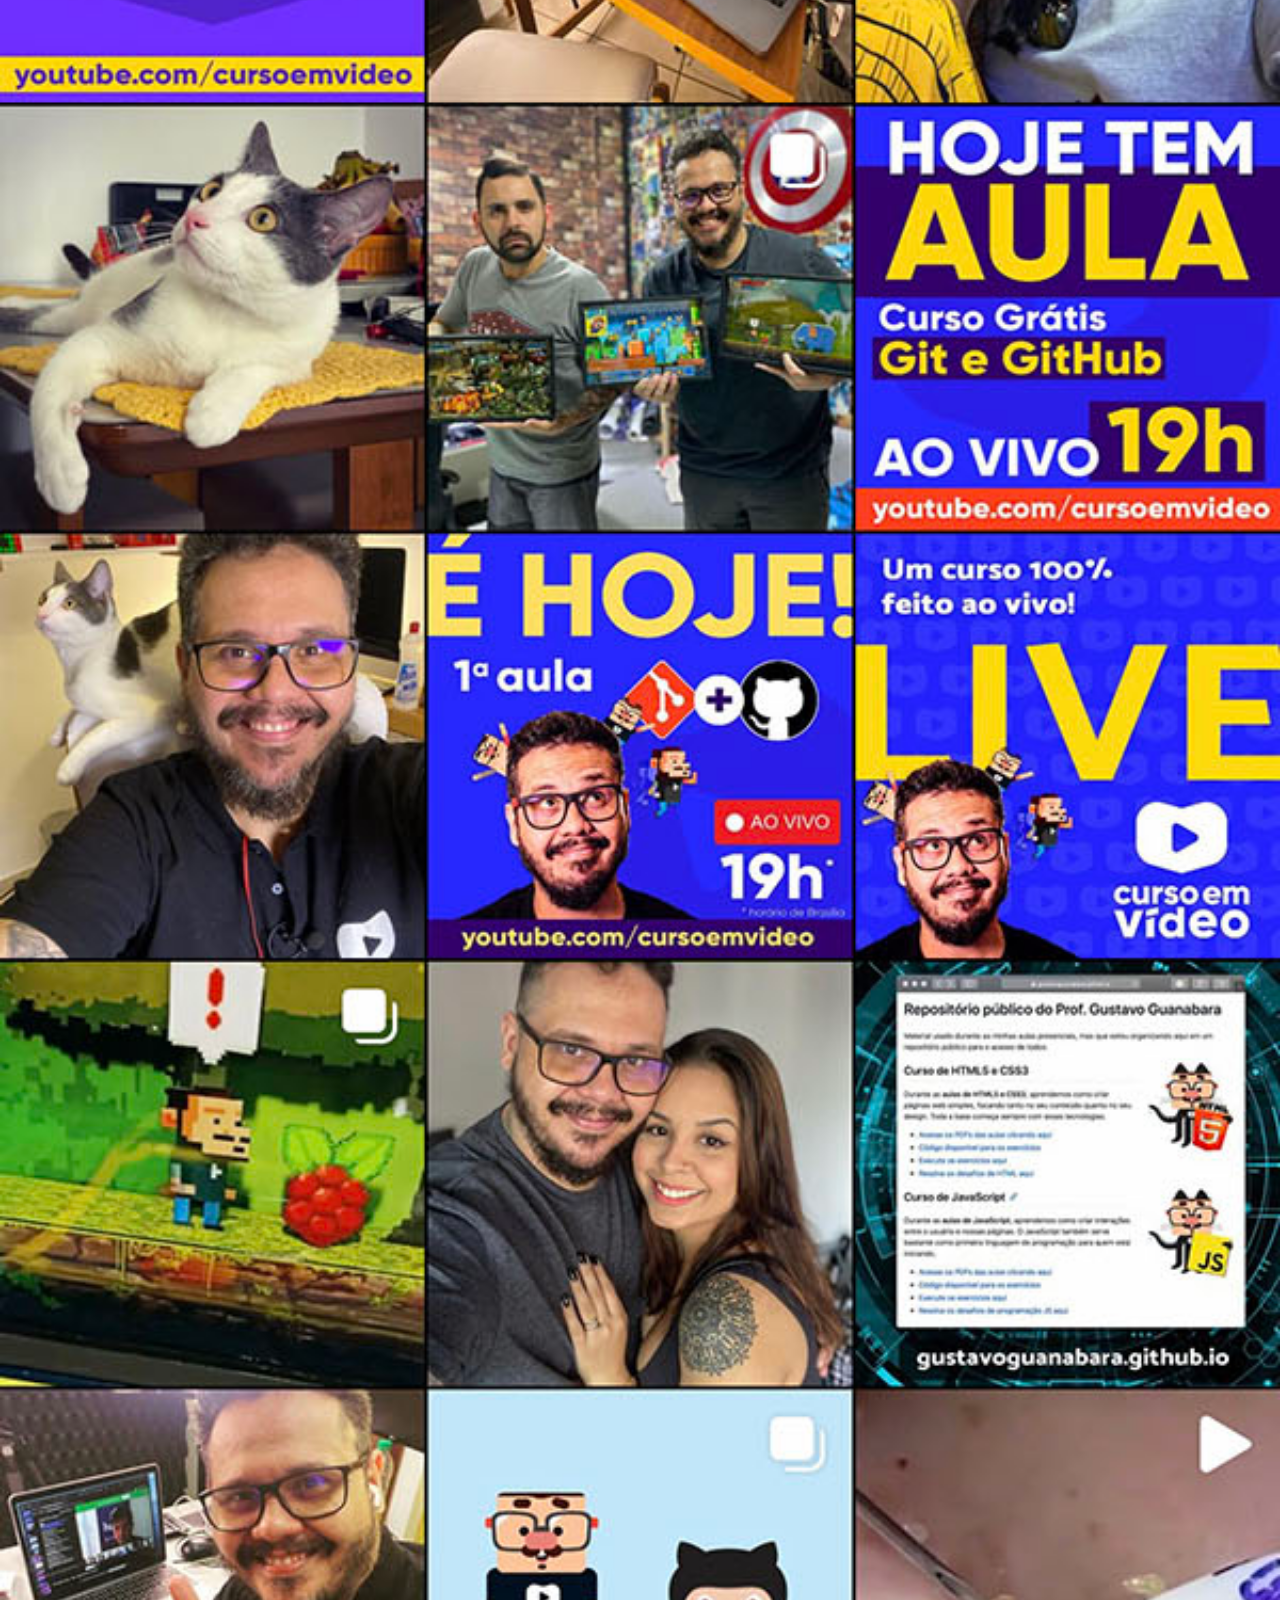
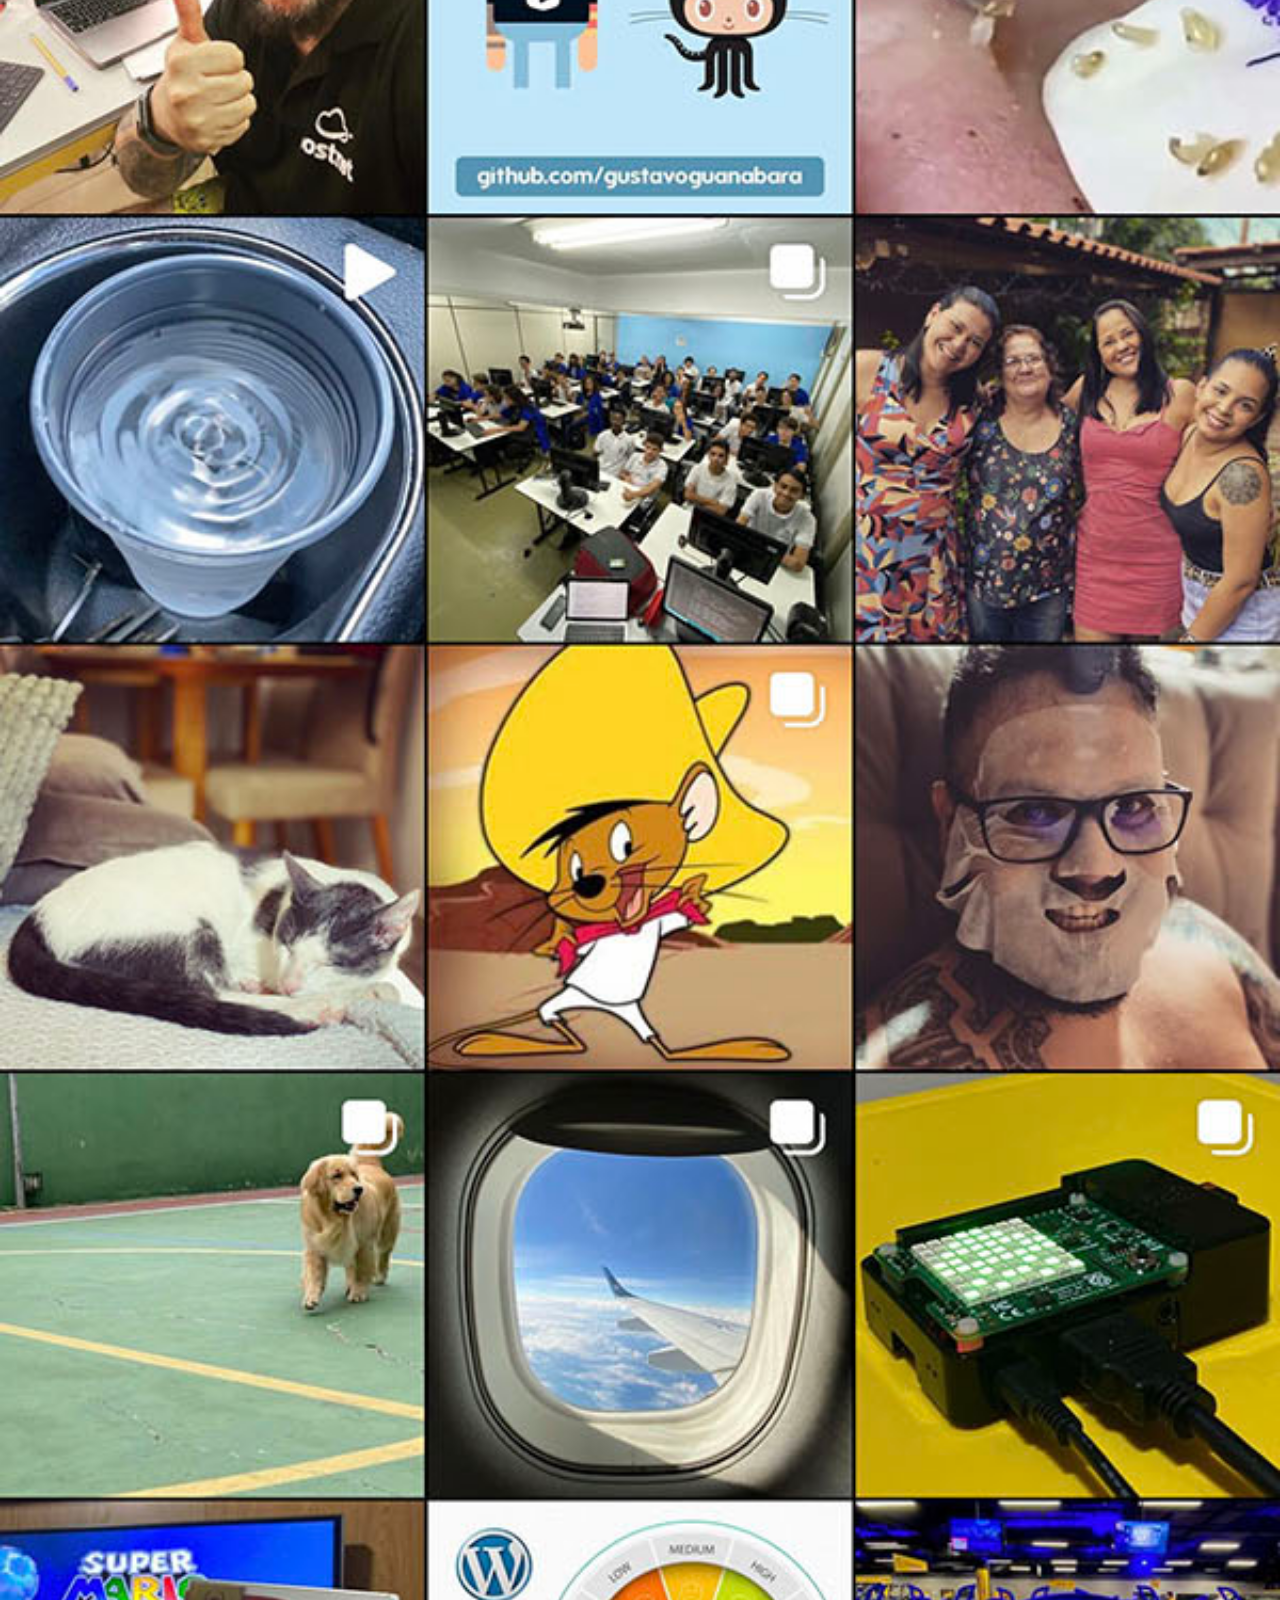
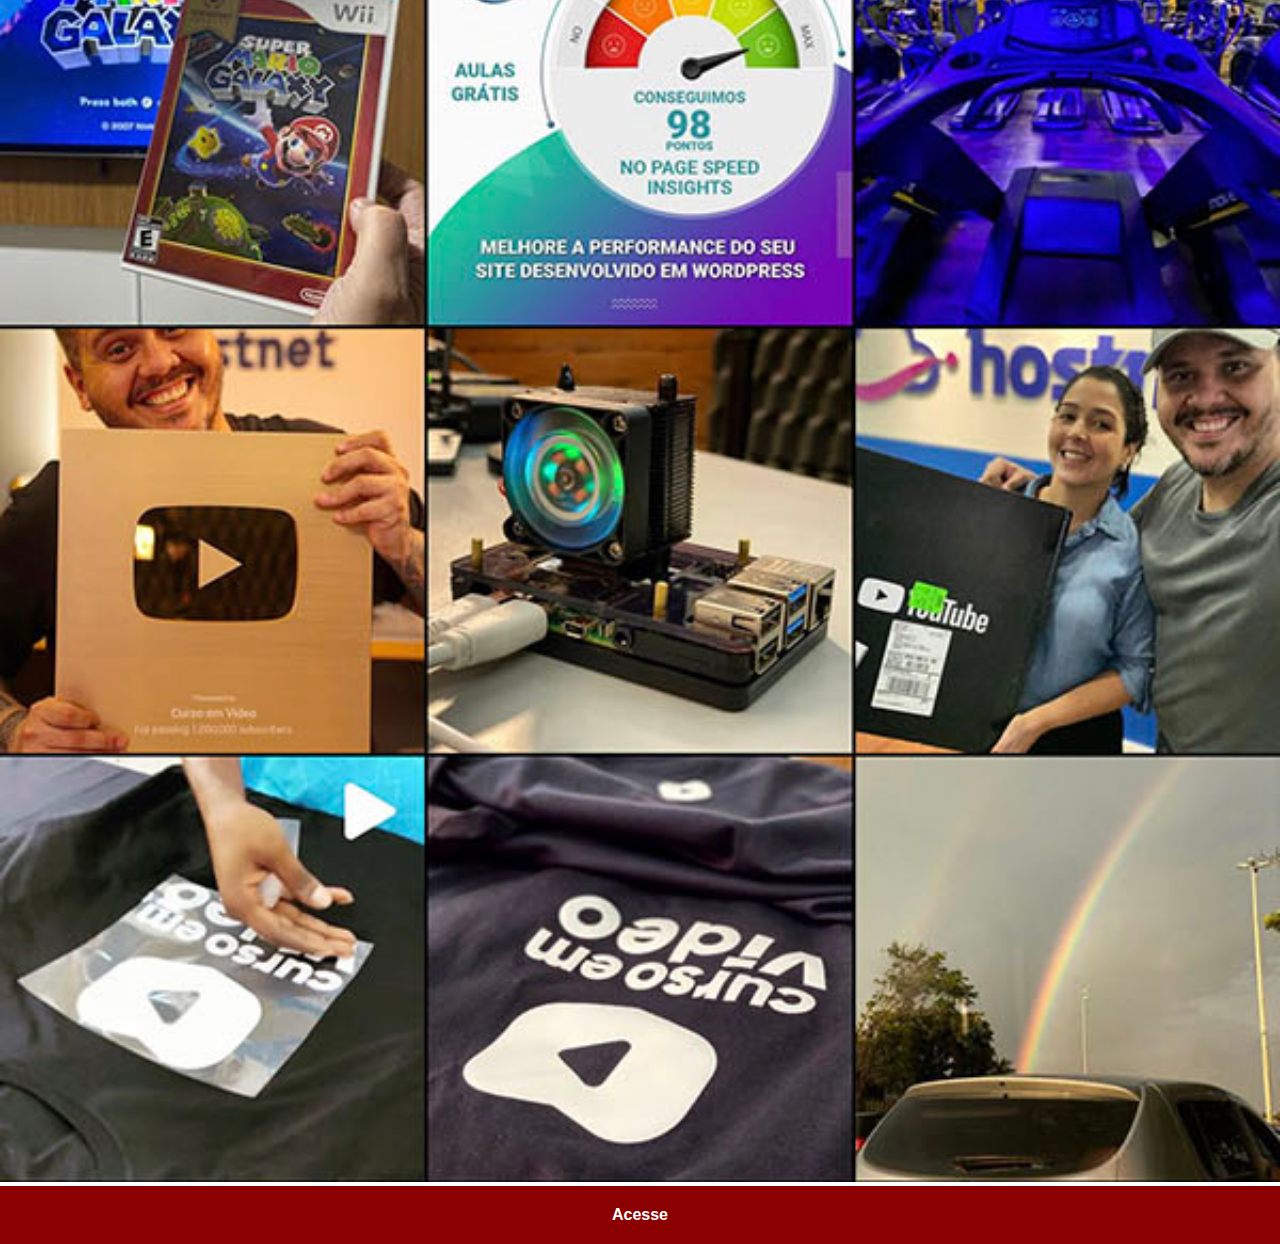
<file: paginas/instagram.html>
<!DOCTYPE html>
<html lang="pt-br">
<head>
    <meta charset="UTF-8">
    <meta name="viewport" content="width=device-width, initial-scale=1.0">
    <link rel="stylesheet" href="estilos/social.css">
    <title>Instagram</title>
</head>
<body>
    <img src="../imagens/tela-instagram.jpg" alt="tela-insta">
    <a href="https://www.instagram.com/kaua_henr_/#" target="_blank">Acesse</a>
</body>
</html>
</file>
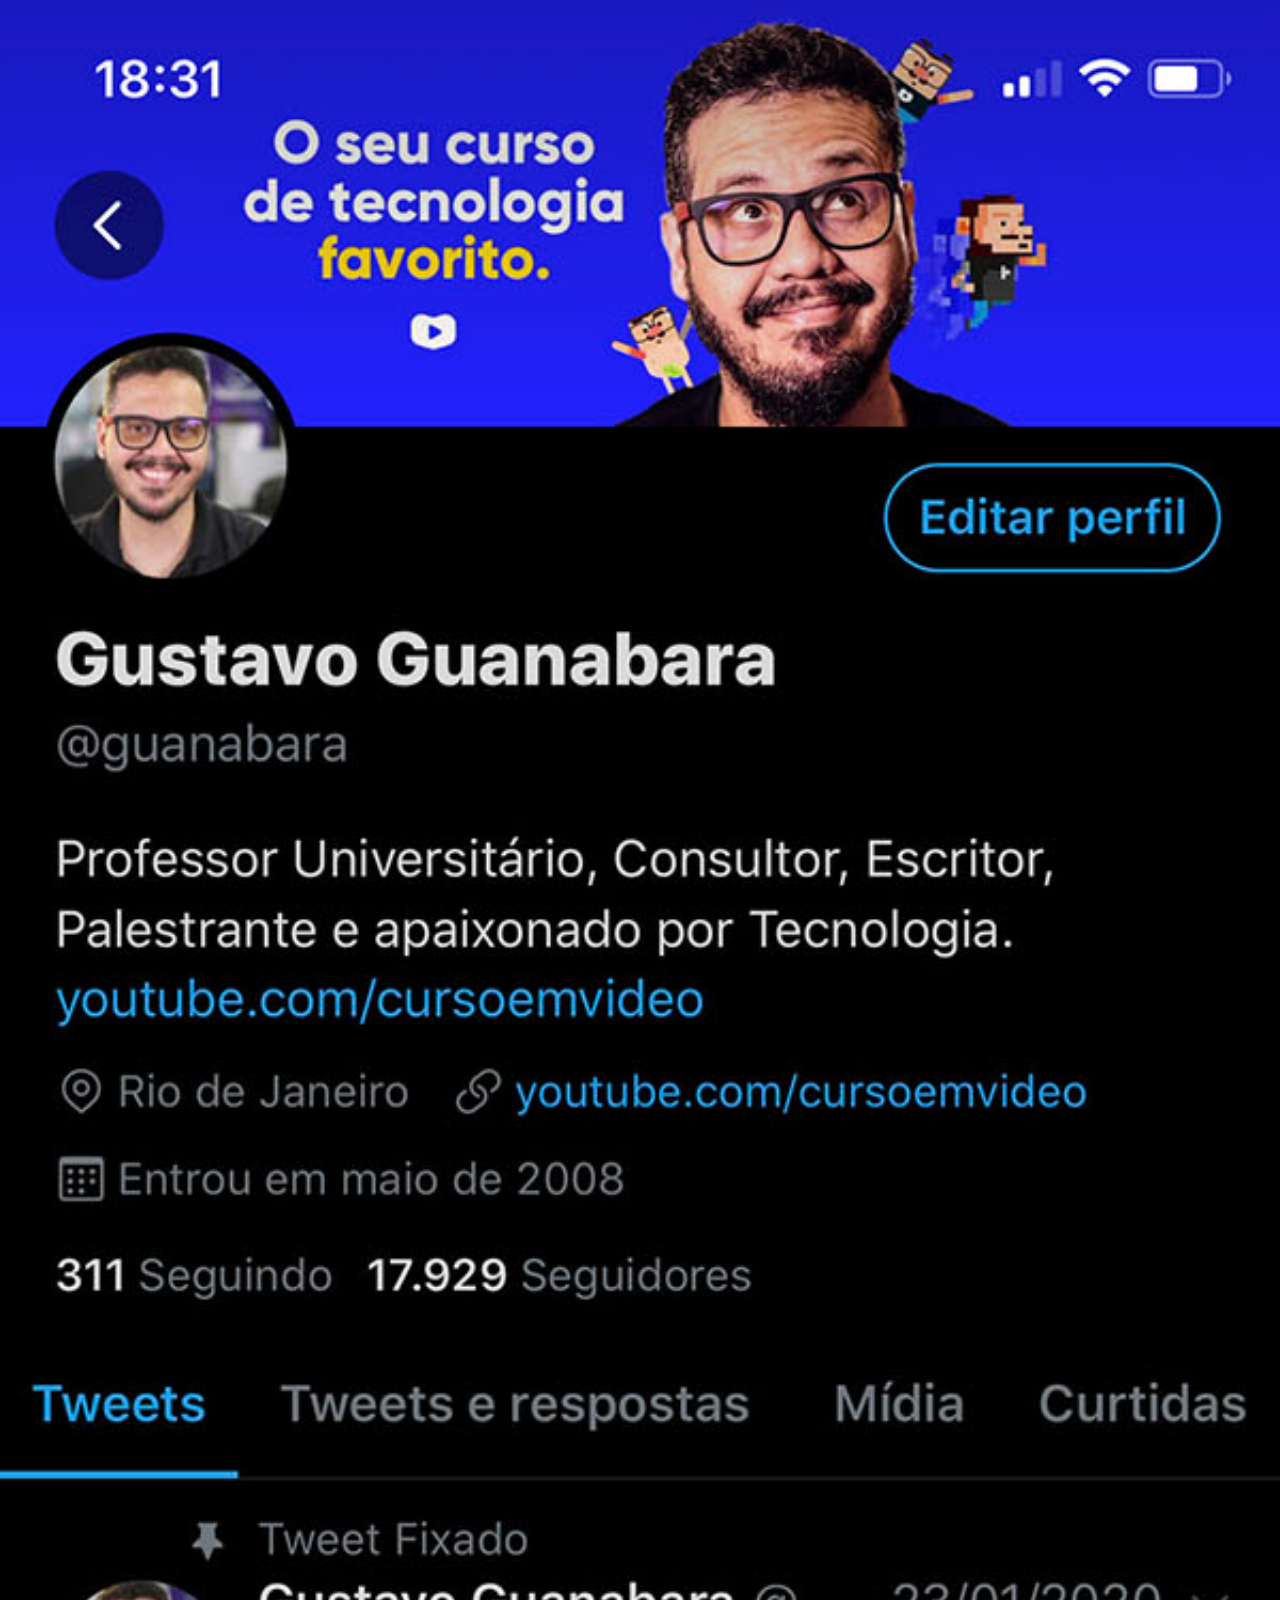
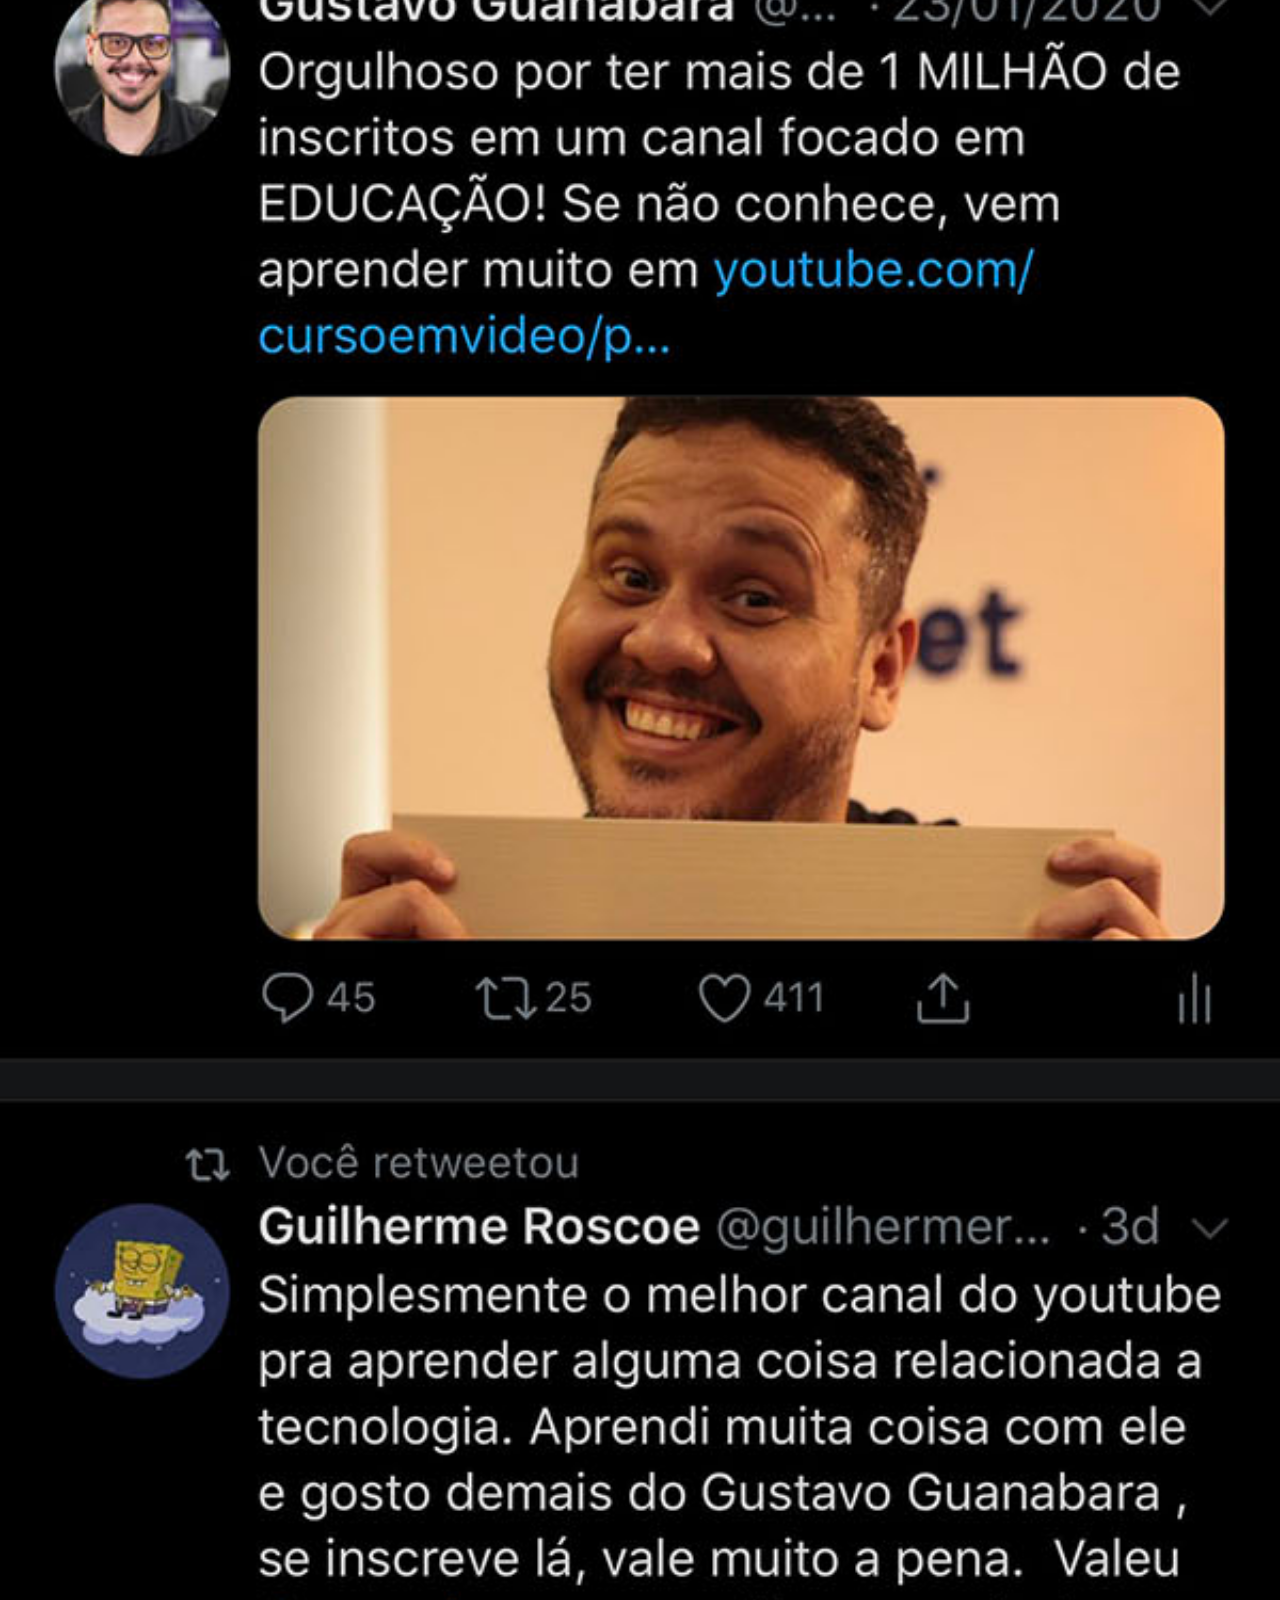
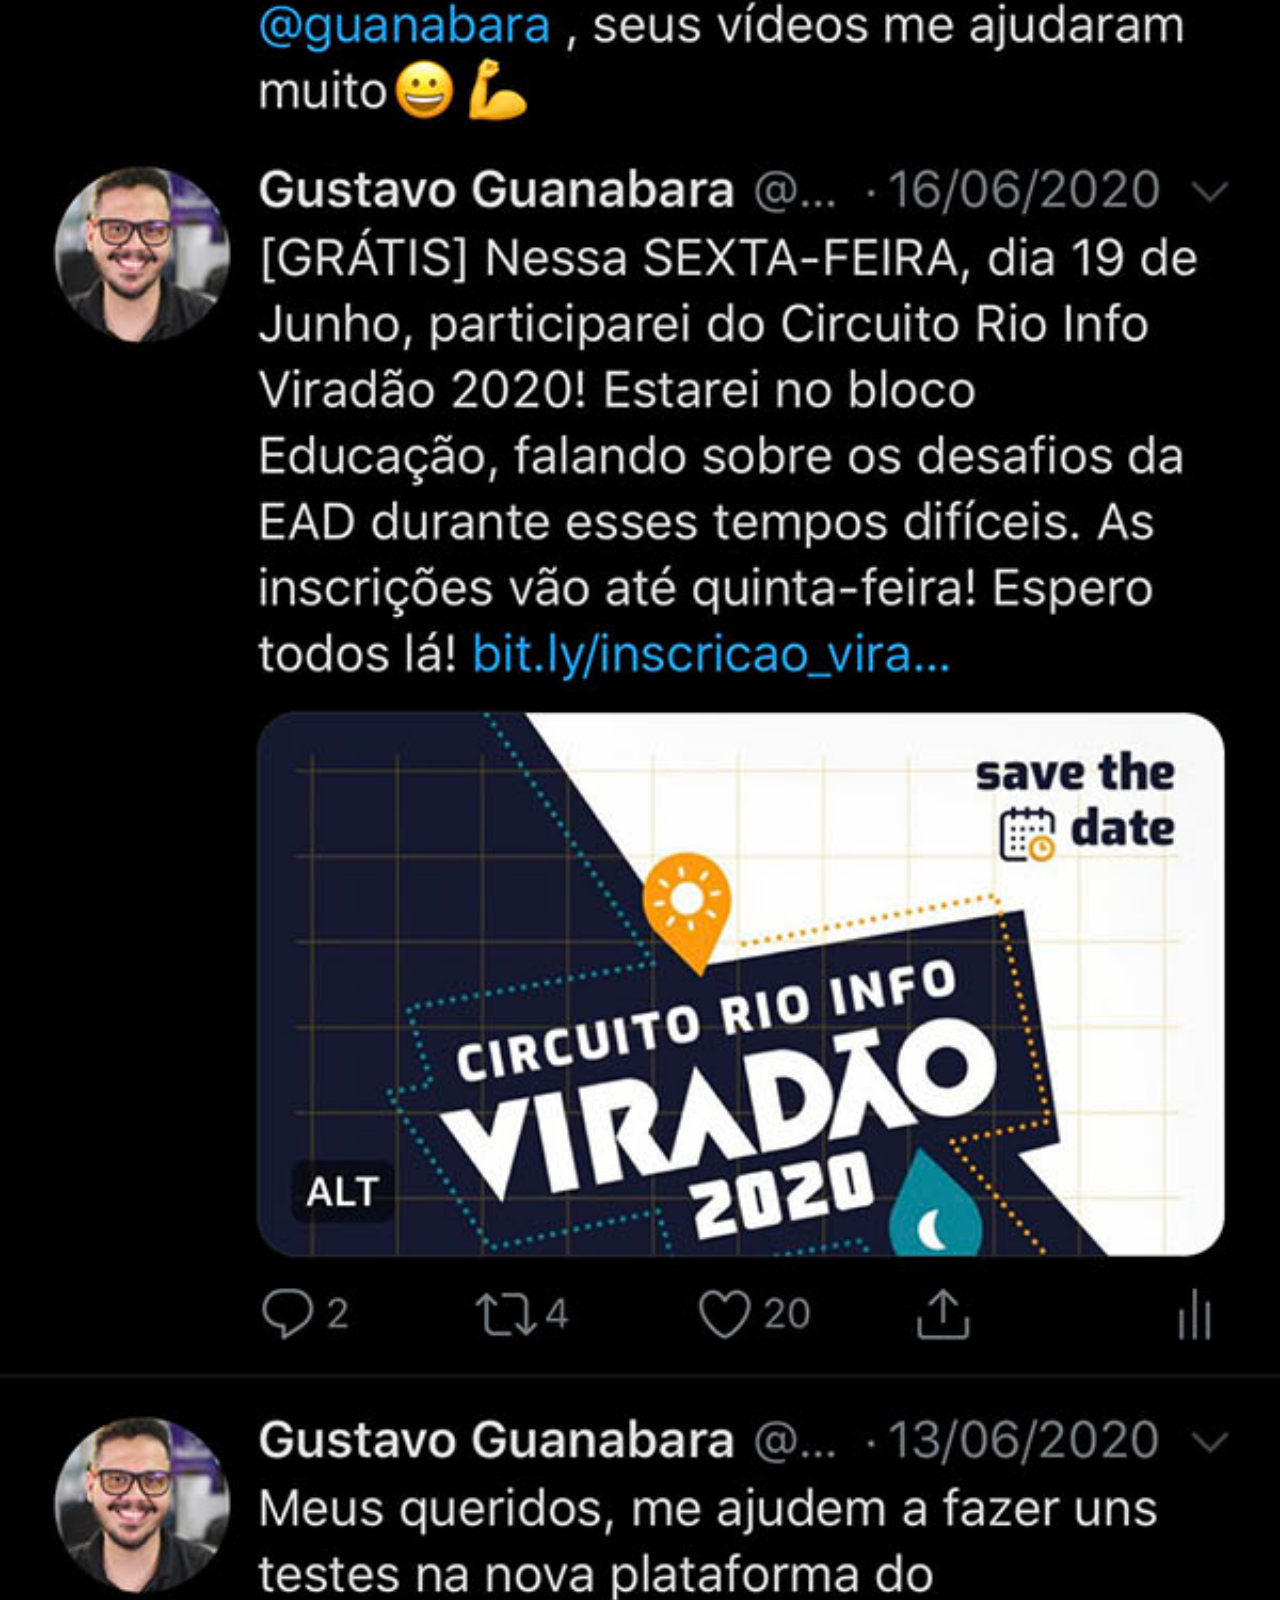
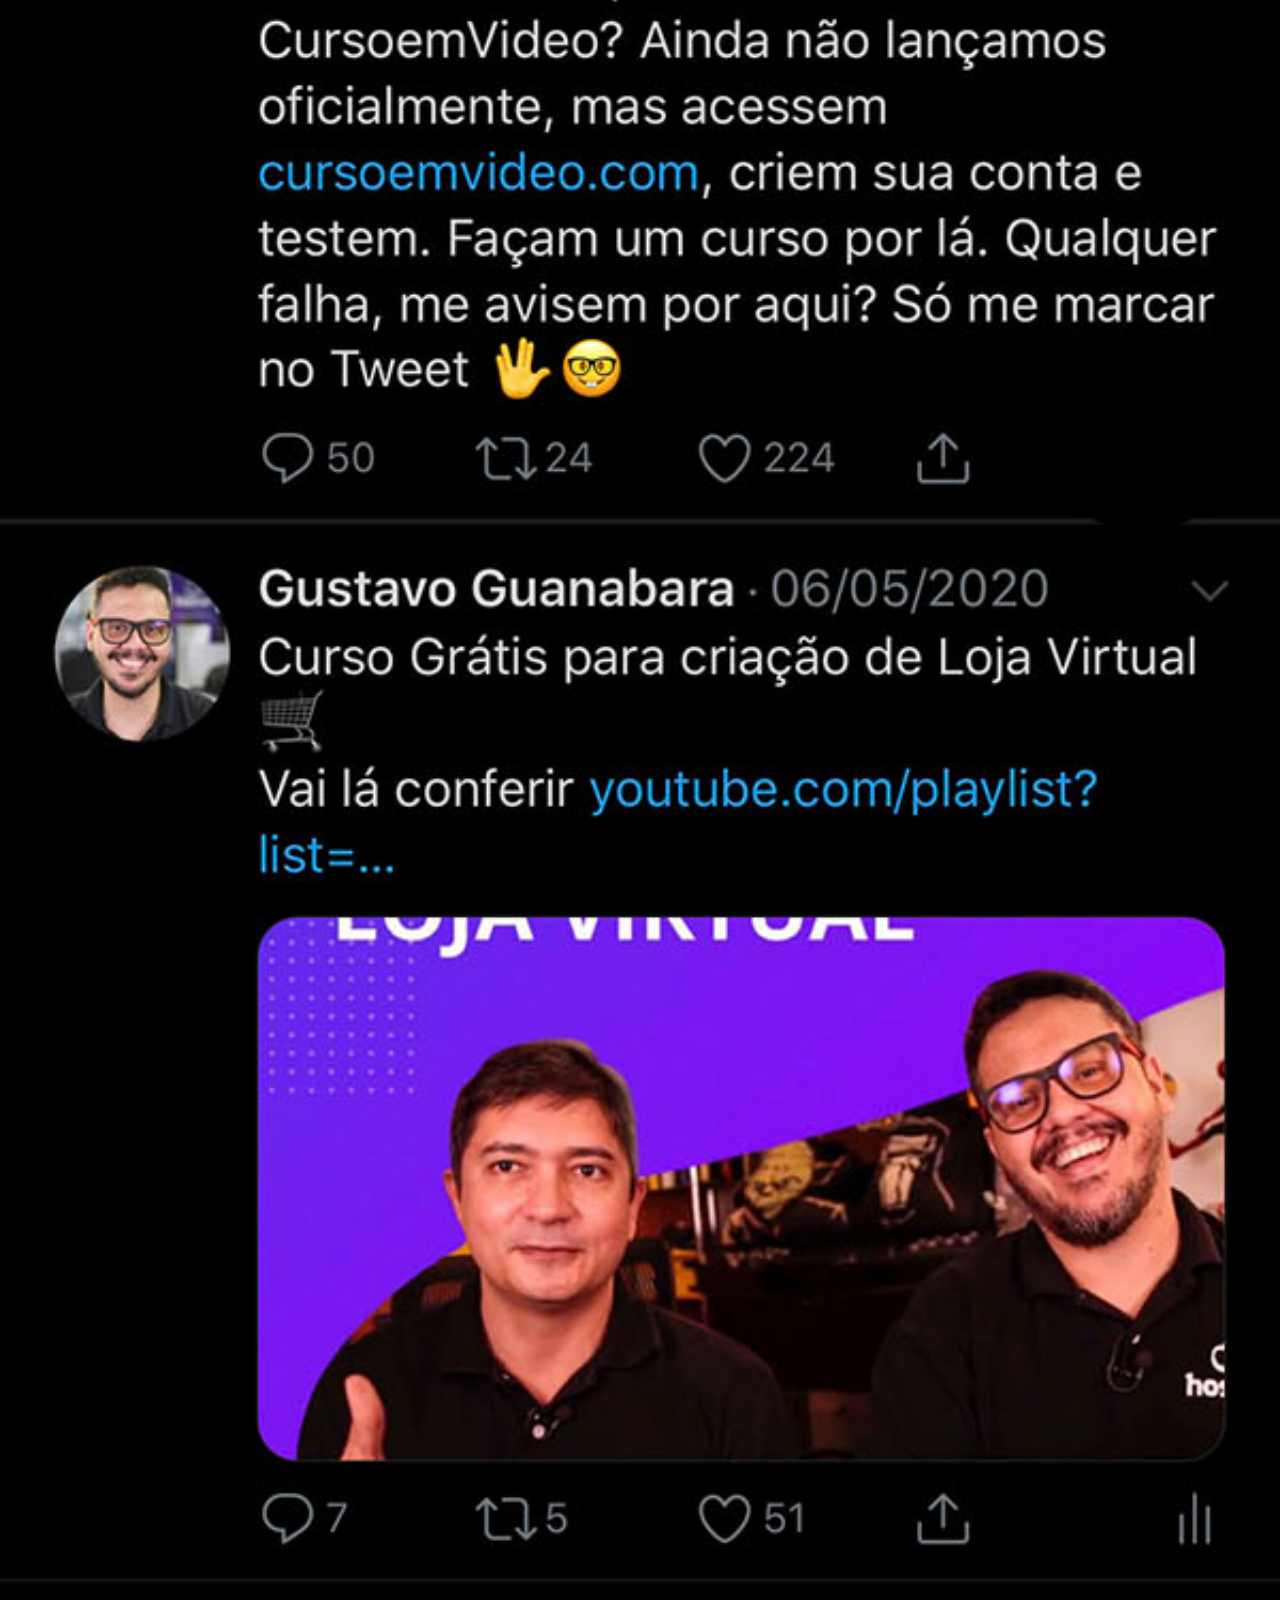
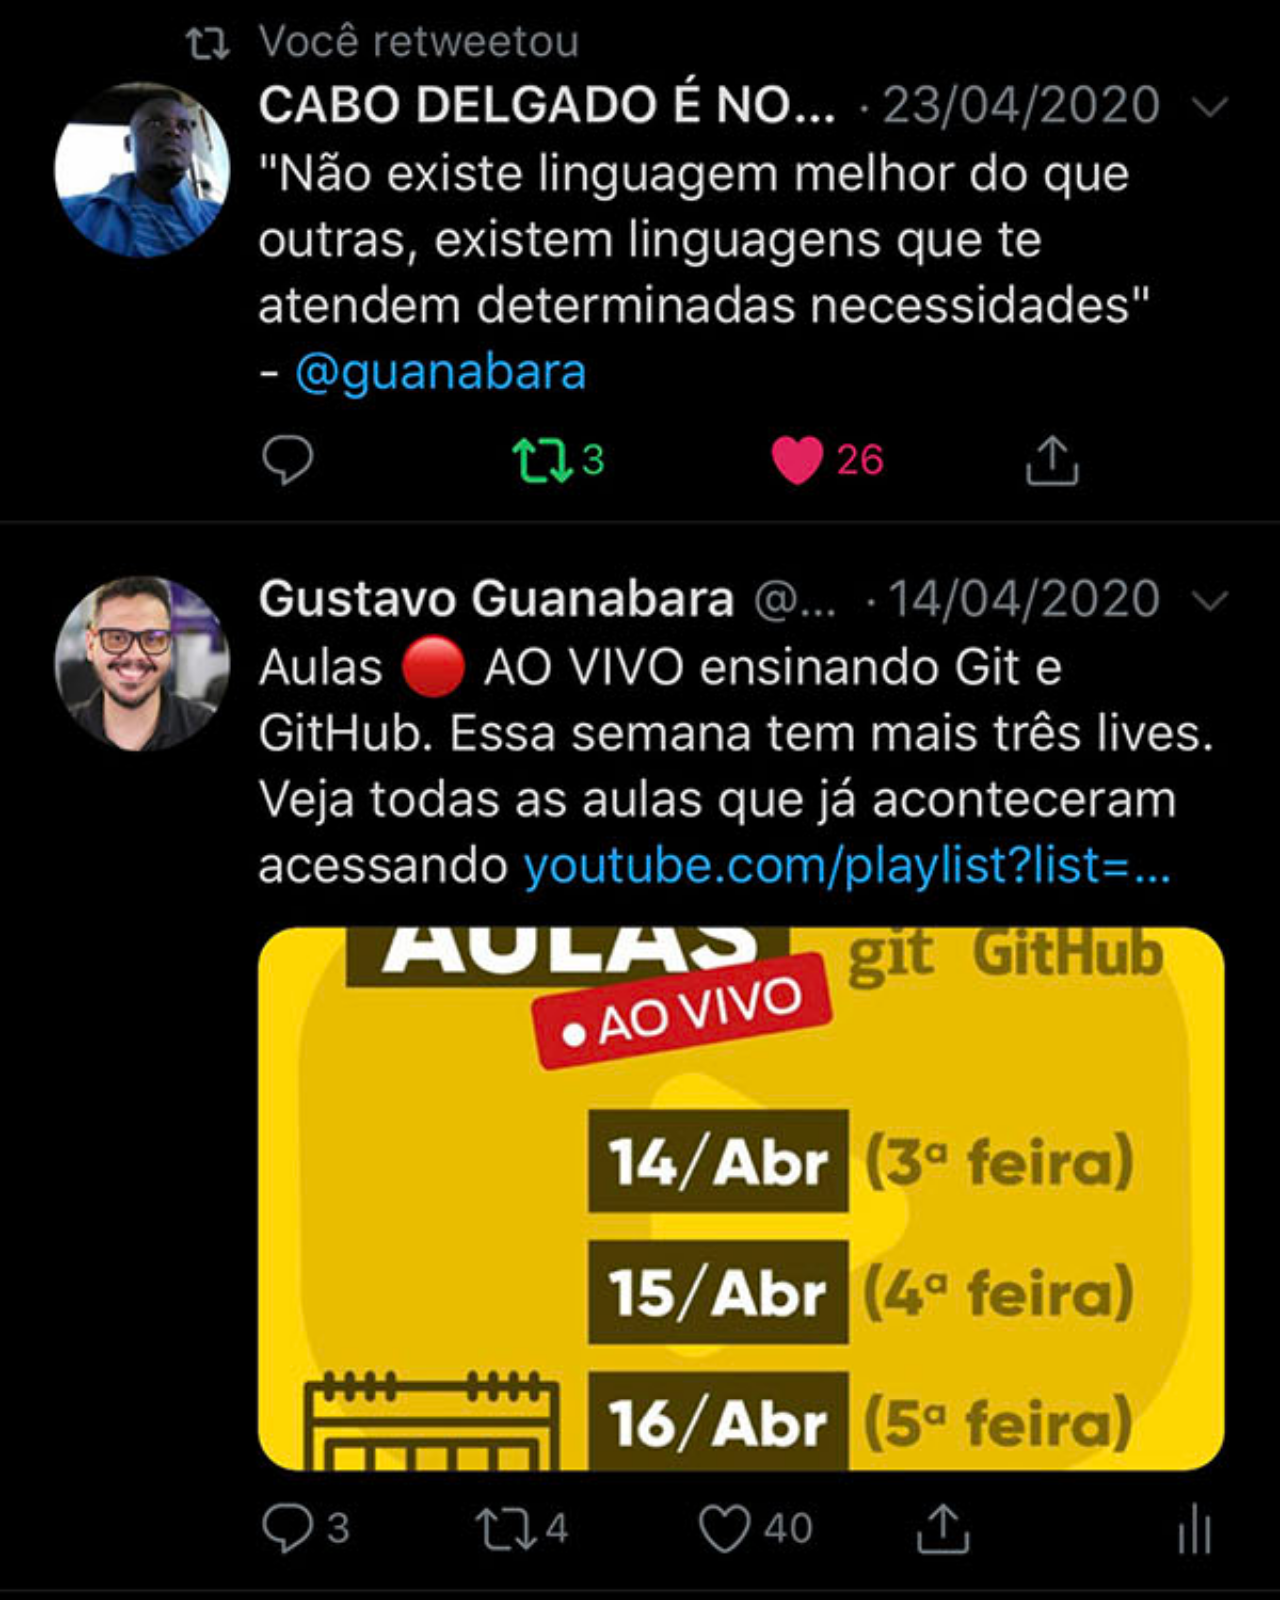
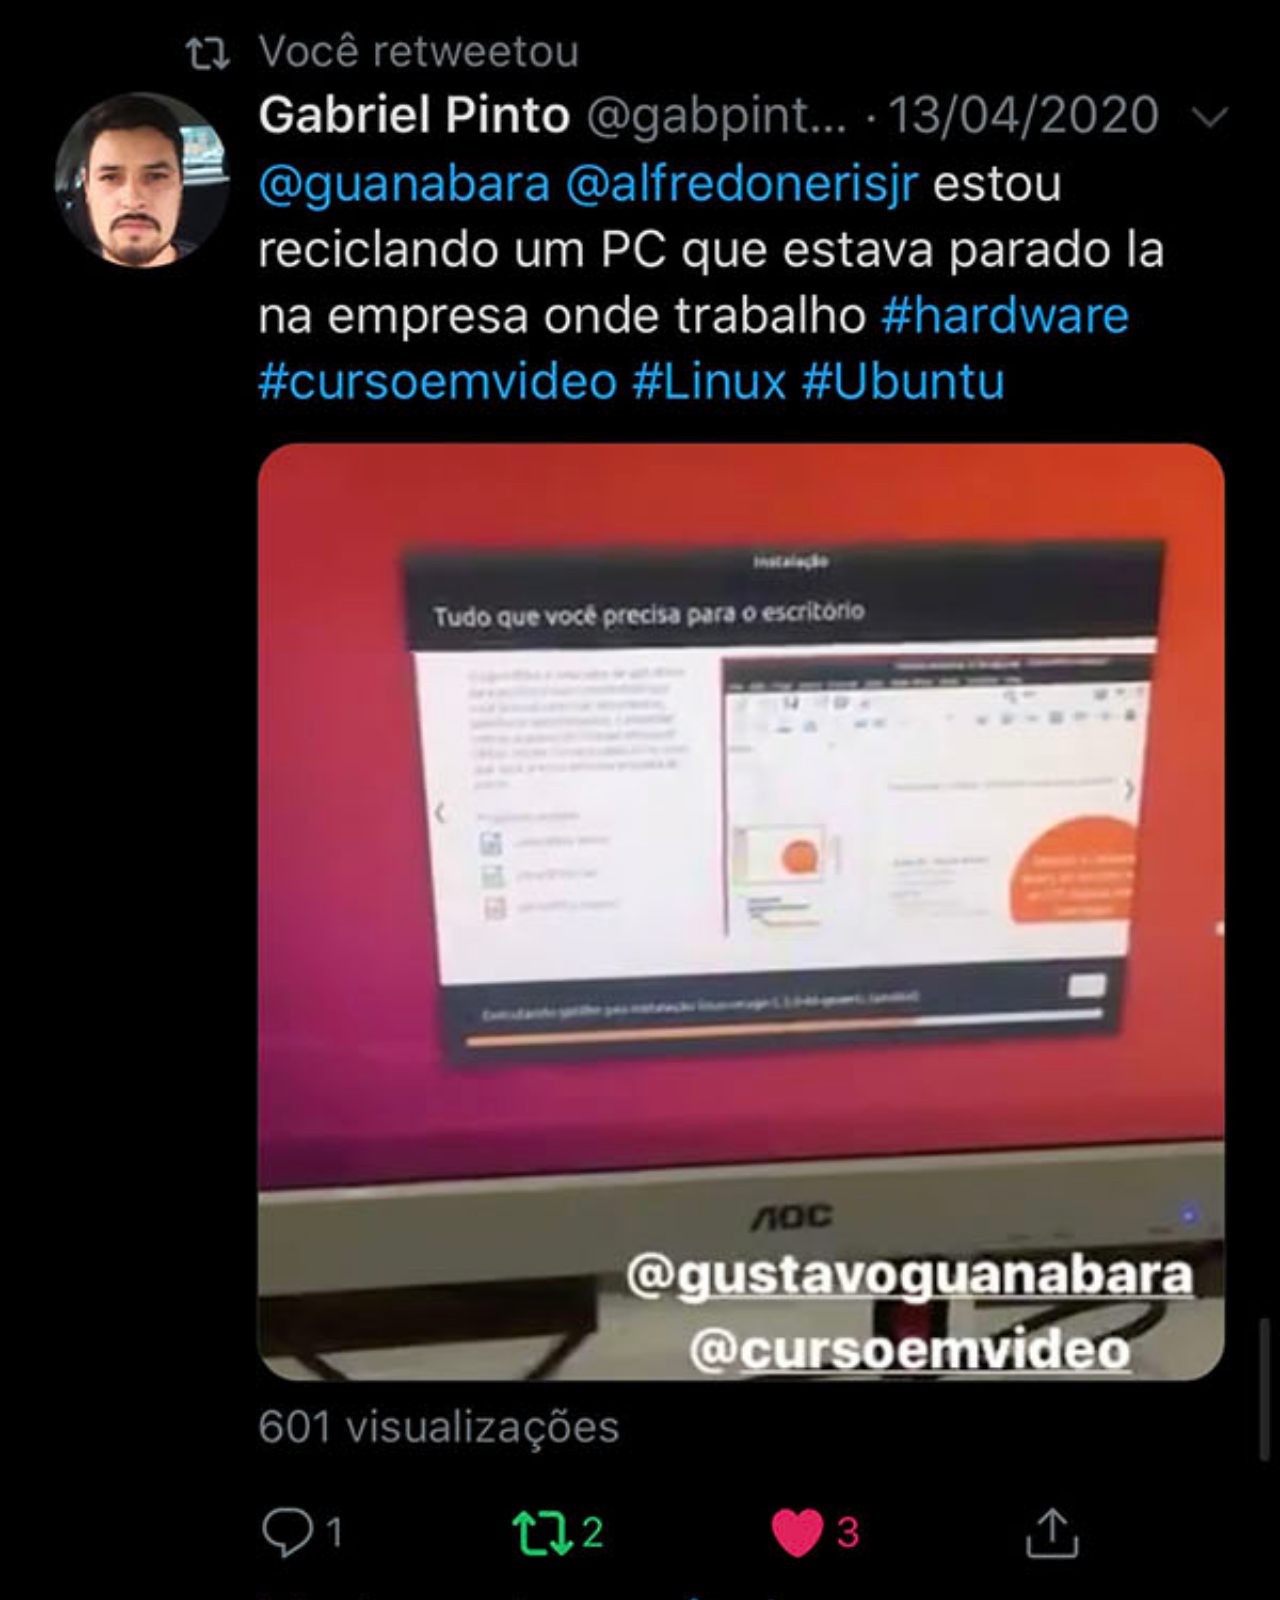
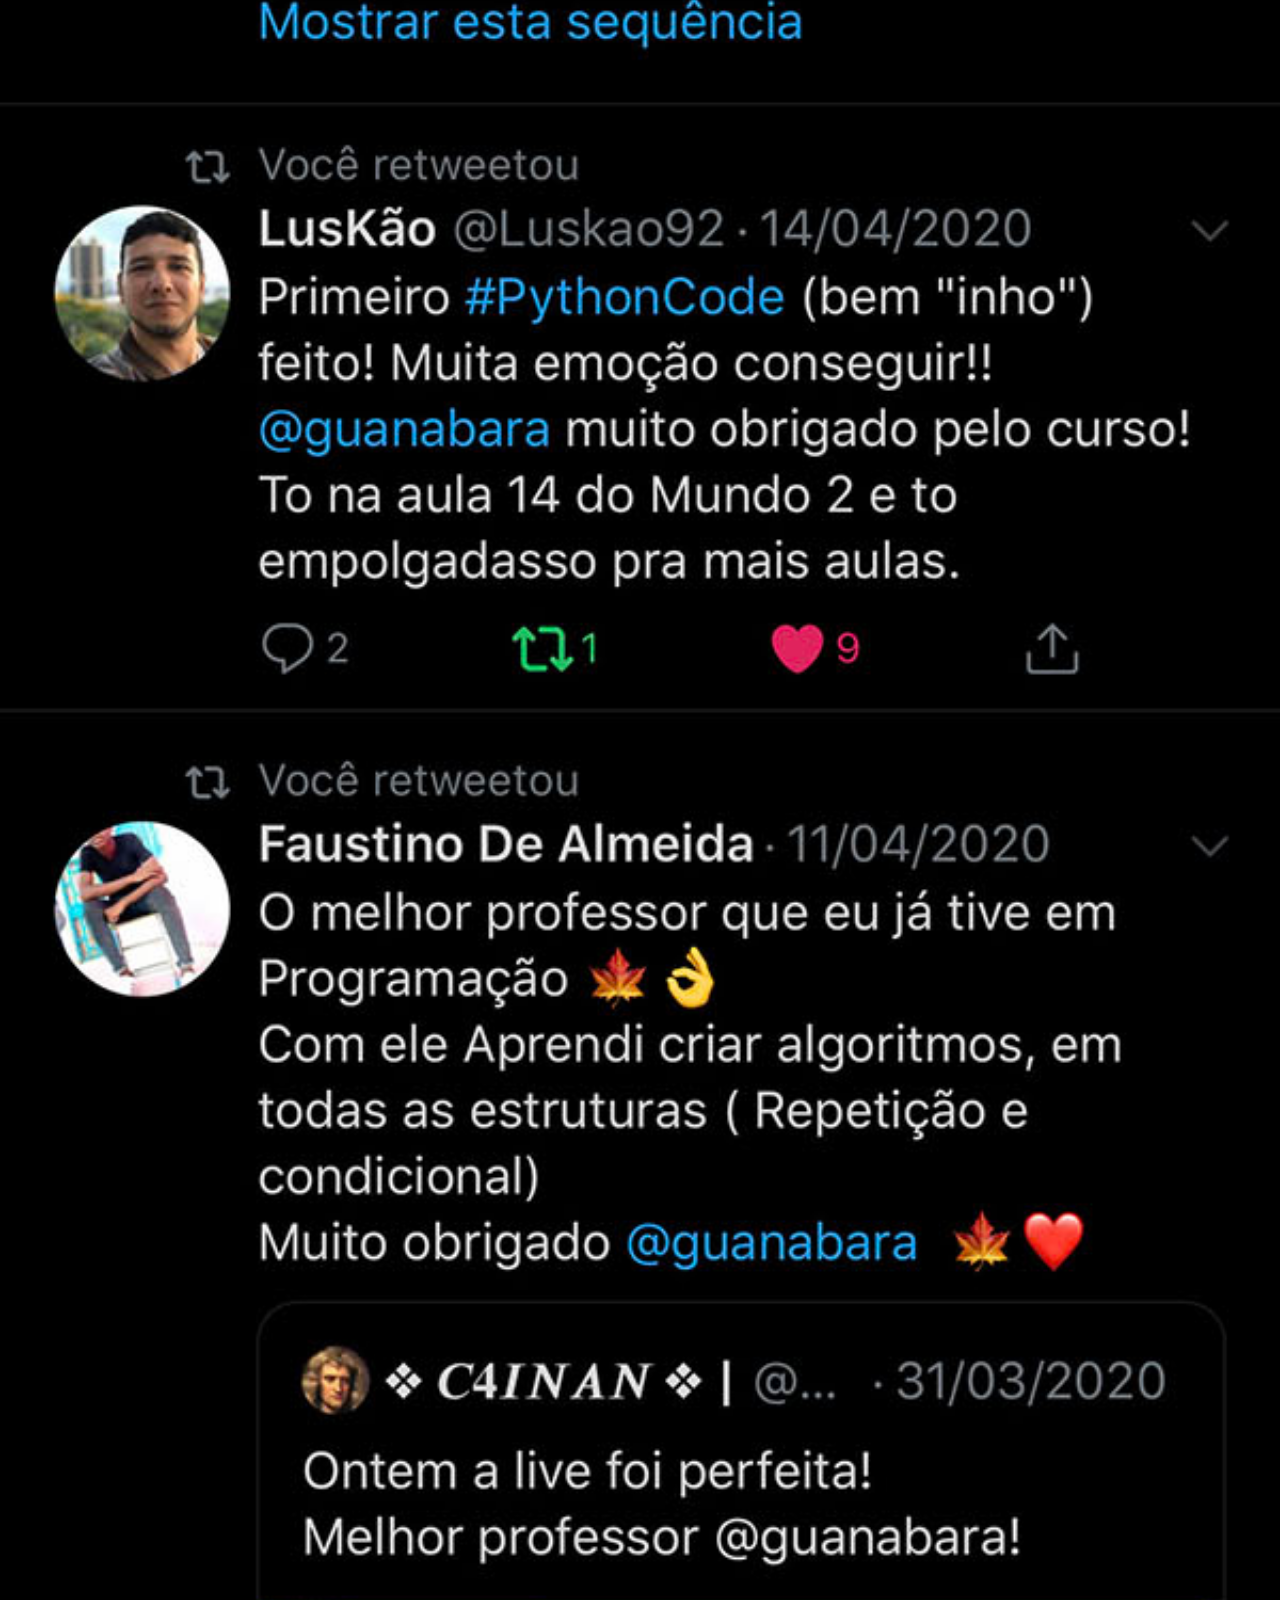
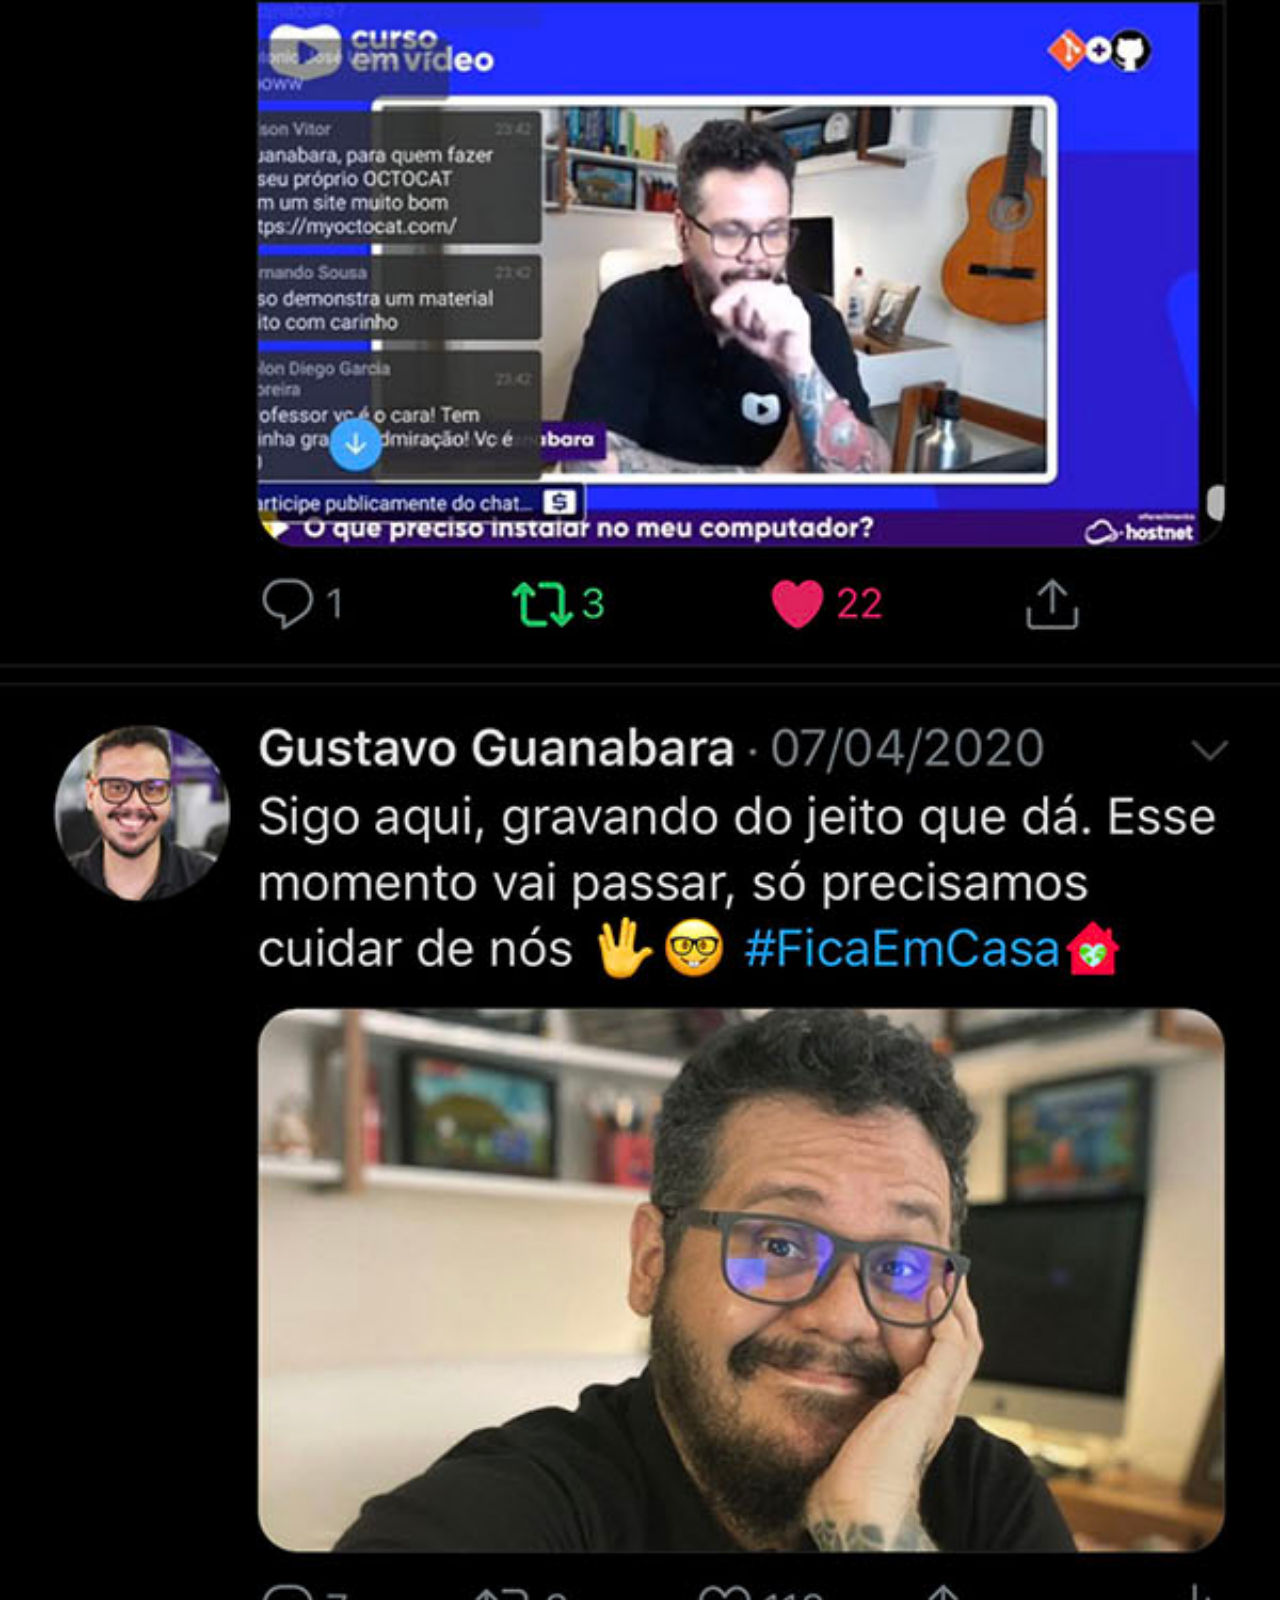
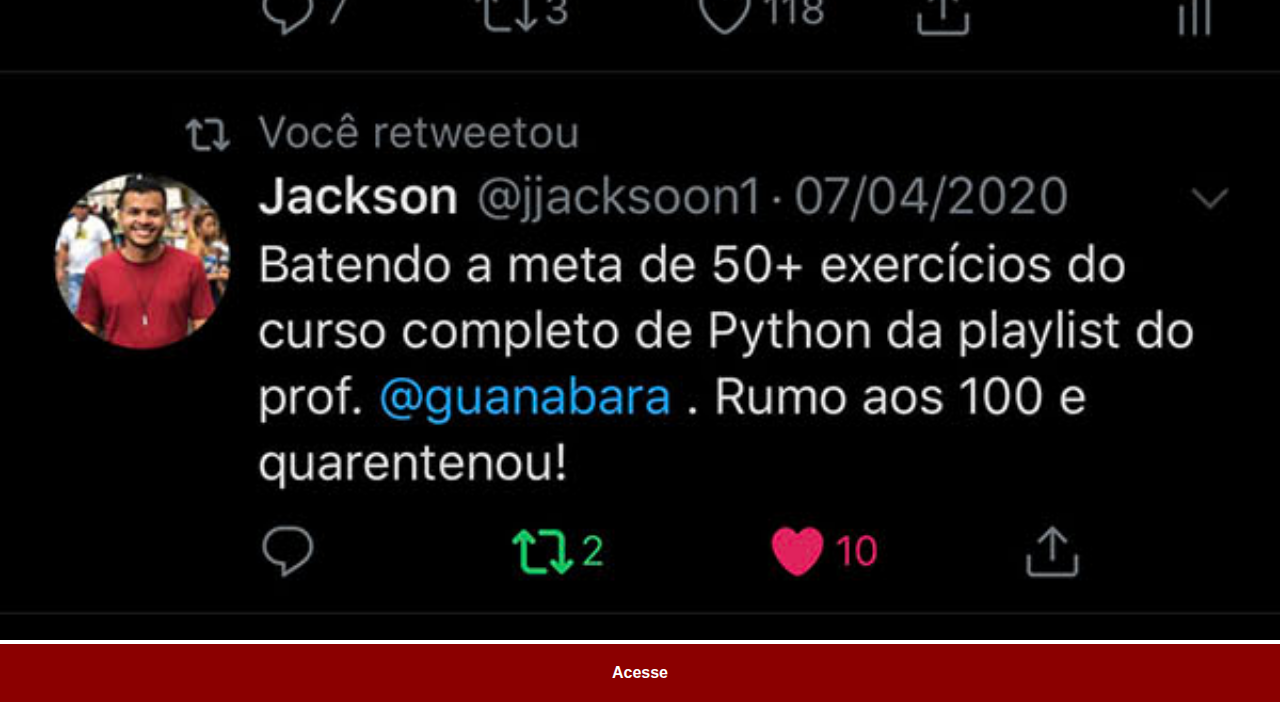
<file: paginas/twitter.html>
<!DOCTYPE html>
<html lang="pt-br">
<head>
    <meta charset="UTF-8">
    <meta name="viewport" content="width=device-width, initial-scale=1.0">
    <link rel="stylesheet" href="estilos/social.css">
    <title>Twitter</title>
</head>
<body>
    <img src="../imagens/tela-twitter.jpg" alt="tela-twitter">
    <a href="https://x.com/?lang=pt" target="_blank">Acesse</a>
</body>
</html>
</file>
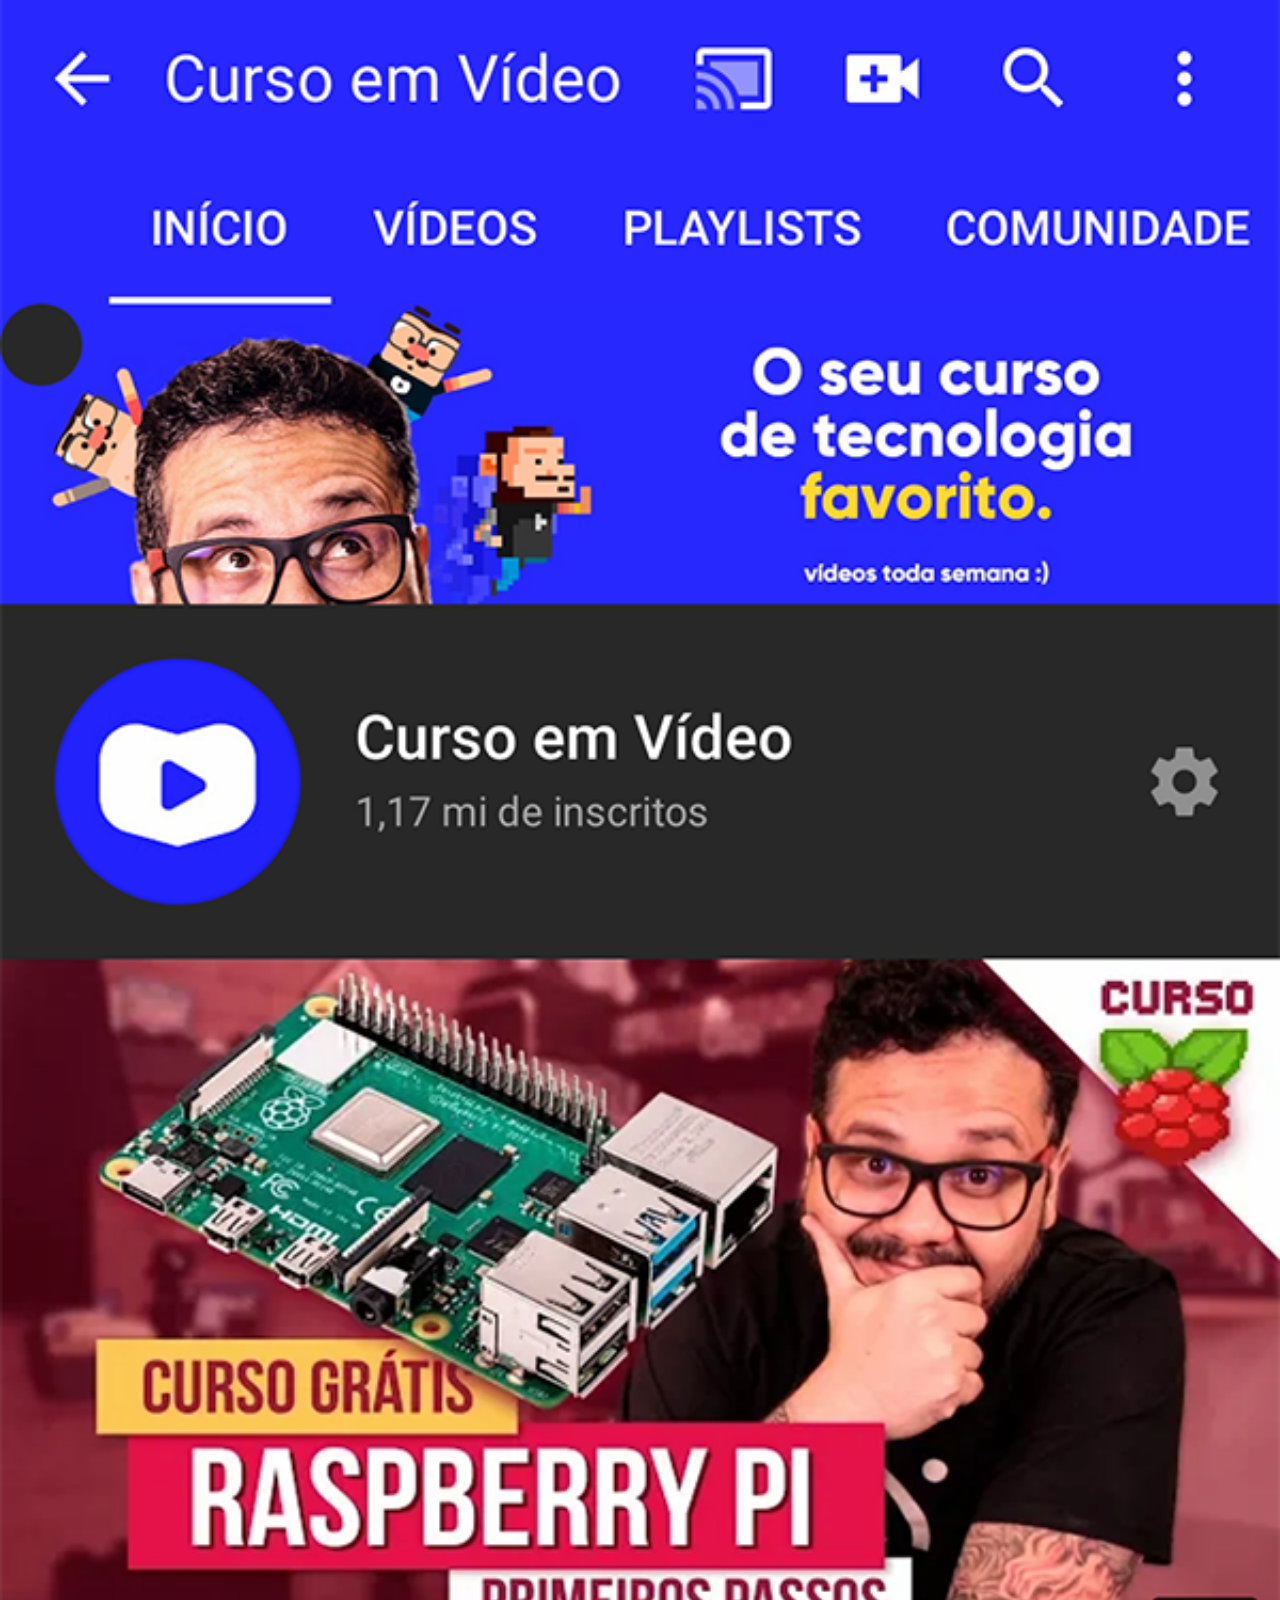
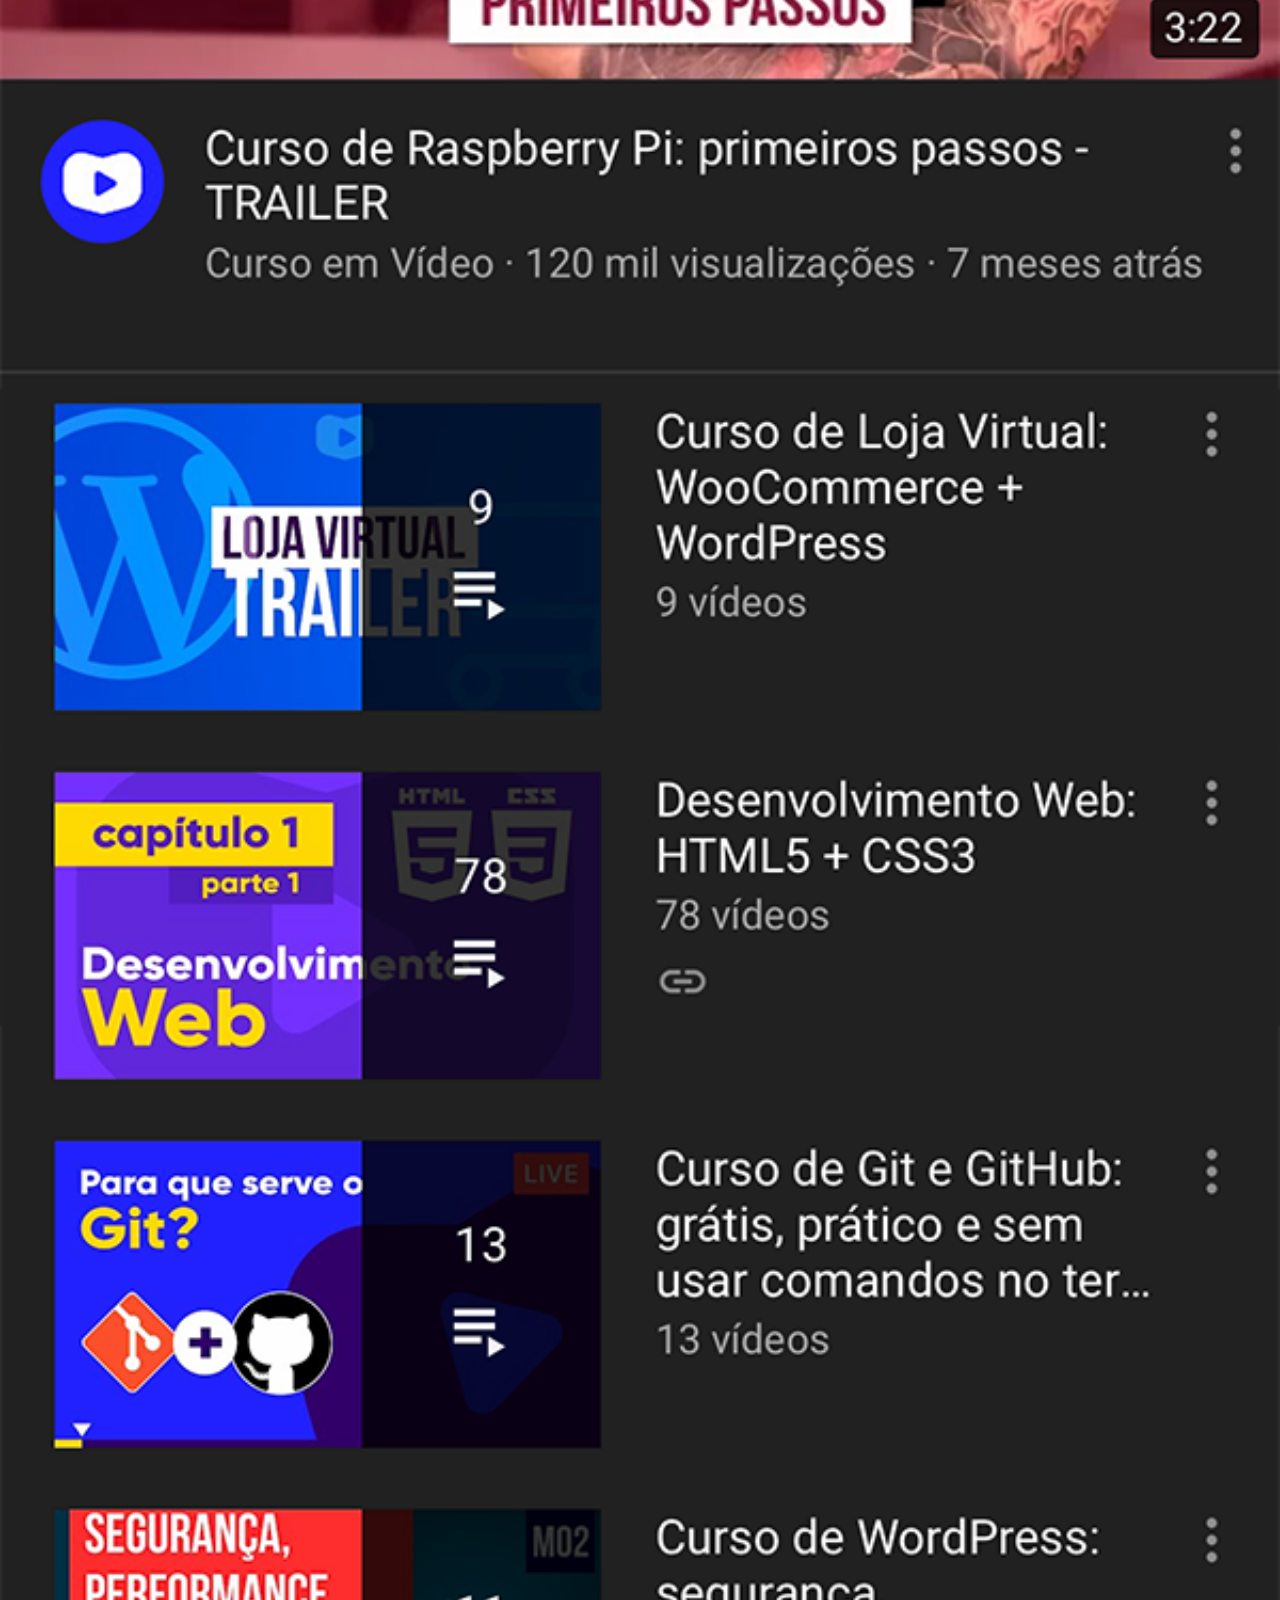
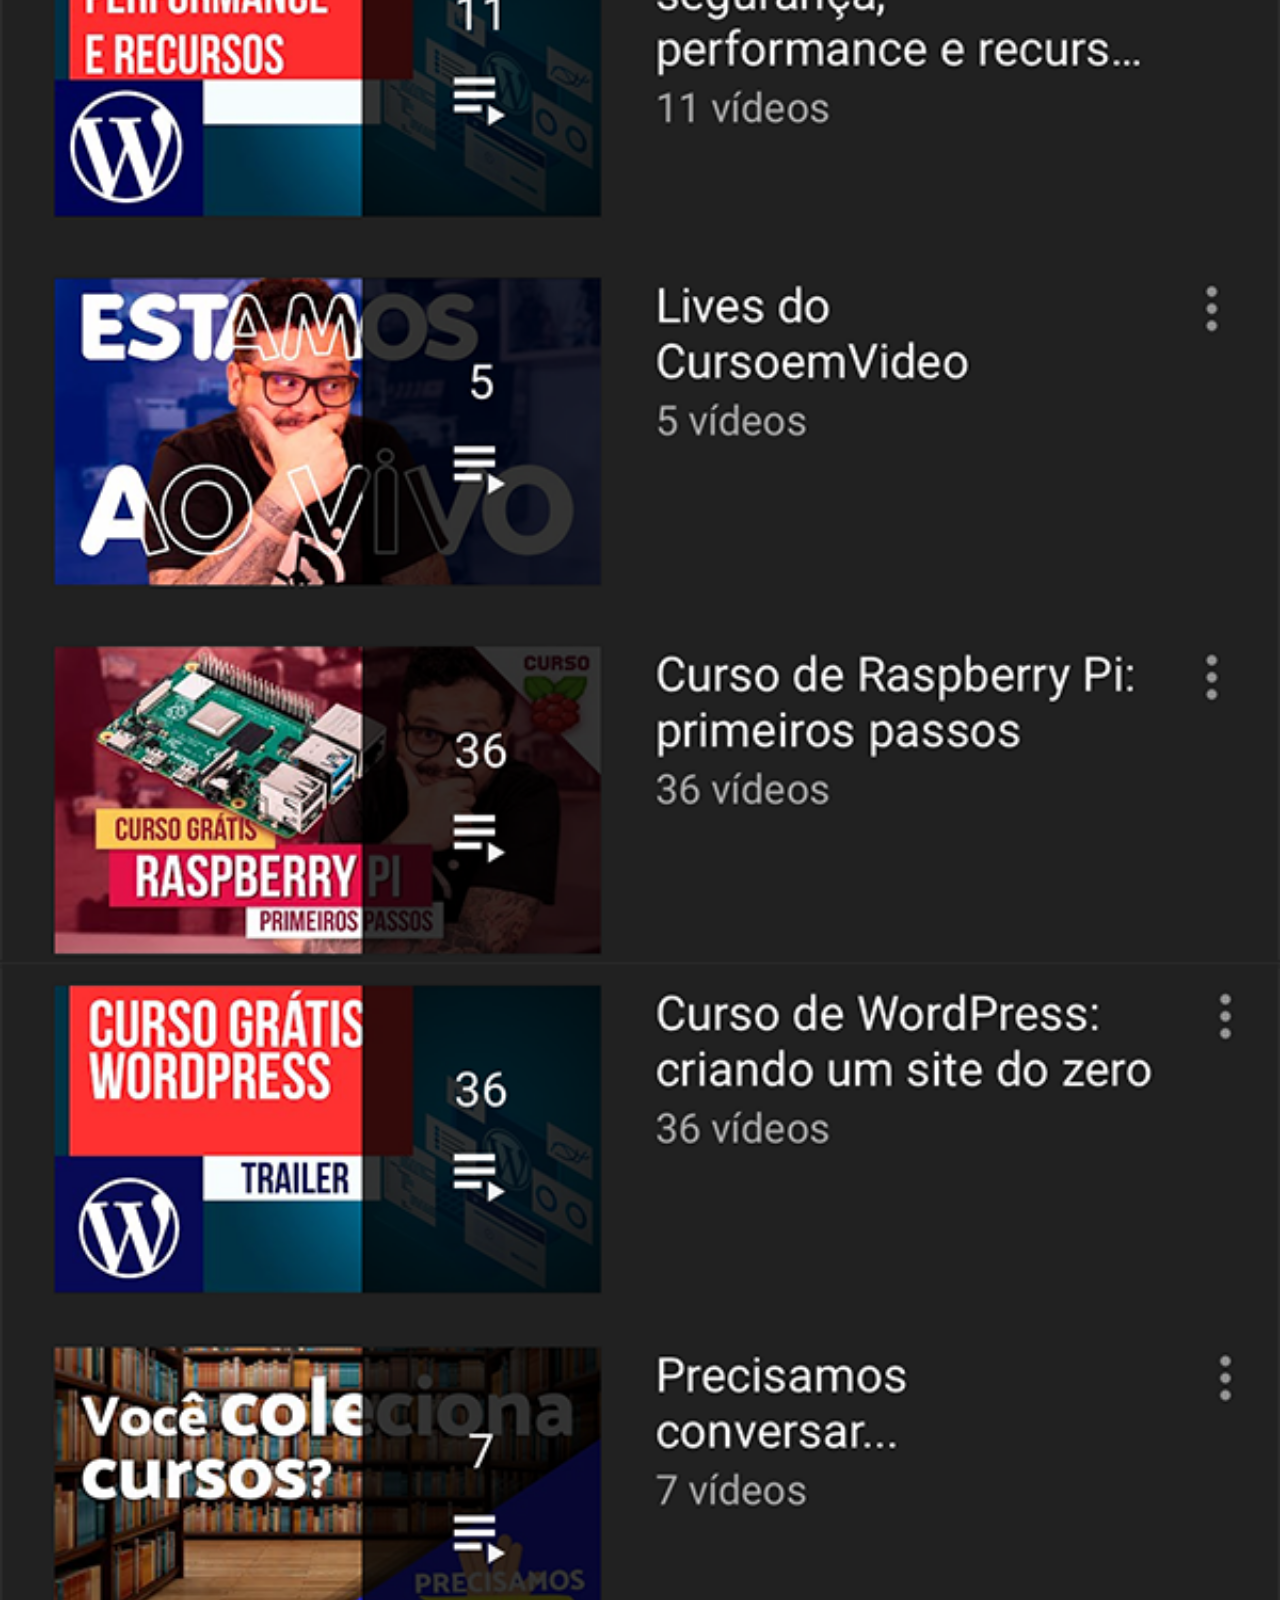
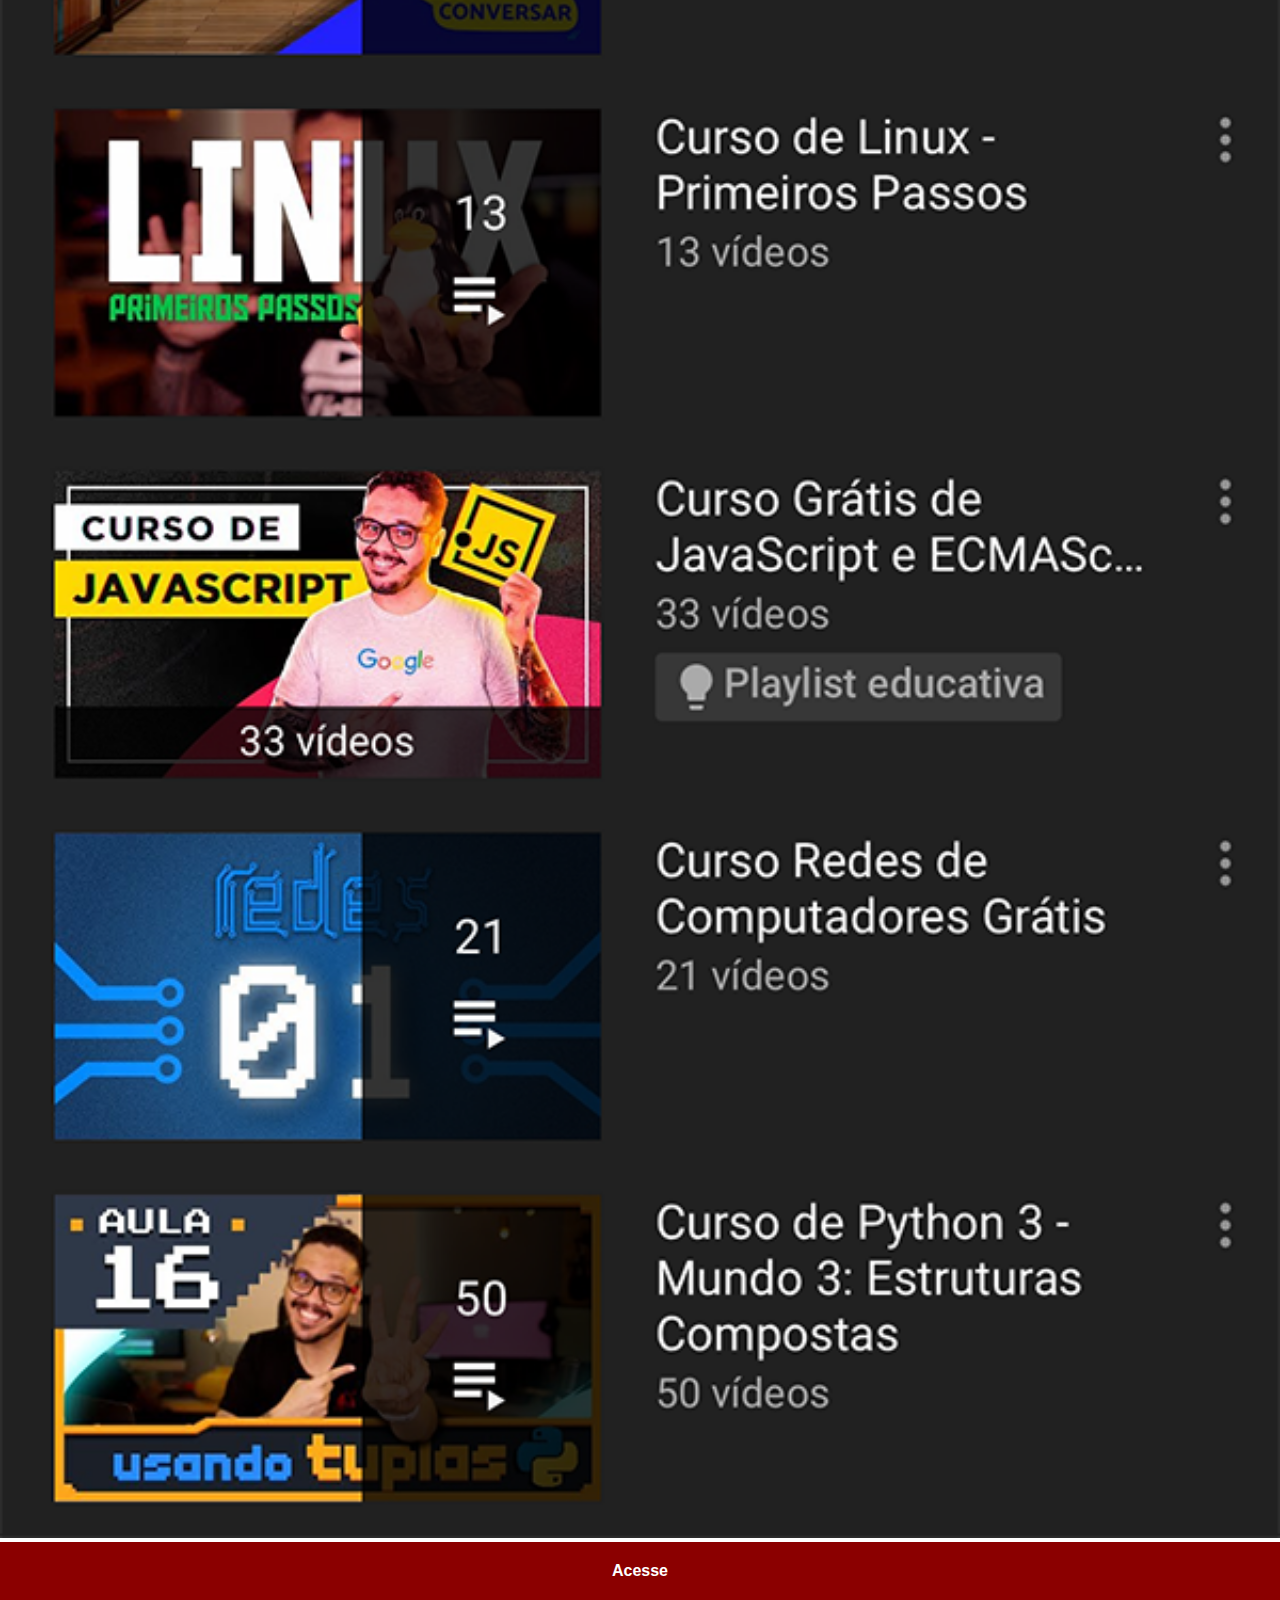
<file: paginas/youtube.html>
<!DOCTYPE html>
<html lang="pt-br">
<head>
    <meta charset="UTF-8">
    <meta name="viewport" content="width=device-width, initial-scale=1.0">
    <title>Youtube</title>
    <link rel="stylesheet" href="estilos/social.css">
</head>
<body>
    <img src="../imagens/tela-youtube.png" alt="tela-yt">
    <a href="https://www.youtube.com/watch?v=ar5UB2MxraE&t=268s" target="_blank"> Acesse</a>
</body>
</html>
</file>
<file: estilos/style.css>
@charset "UTF-8";

*{
    margin: 0;
    padding: 0;
    font-family: Arial, Helvetica, sans-serif;
}
html, body{
    height: 100vh;
    width: 100vw;
    background-color: black;
}

body{
    background: url(../imagens/fundo-madeira.jpg) no-repeat top center;
    background-size: cover;
    background-attachment: fixed;
}
main{
    height: 100vh;
    position: relative;
}
section#telefone{
    position: absolute;
    top: 50%; 
    left: 50%;
    transform: translate(-50%, -50%);
    height: 627px;
    width: 311px;
    background:url(../imagens/frame-iphone.png) no-repeat;
}
iframe#tela{
    position: relative;
    top: 80px;
    left: 22px;
    height:471px;
    width: 267px;
  
}
section#redes-socias{
    text-align: right;
}
section#redes-socias img{
    width: 50px;
    border-radius: 50%;
    margin: 10px;
    box-shadow: 2px 2px 5px rgba(0, 0, 0, 0.414);
    box-sizing: border-box;
}
section#redes-socias img:hover{
    border: 2px solid rgba(255, 255, 255, 0.589);
    transform: translate(-3px, -3px);
    box-shadow: 5px 5px 10px rgba(0, 0, 0, 0.578);
    transition: transform .3s border 1s;
}
</file>
<file: paginas/estilos/social.css>
@charset "UTF-8";

        *{
            margin: 0;
            padding: 0;
            font-family: Arial, Helvetica, sans-serif;
        }
        ::-webkit-scrollbar{
            width: 0;
            height: 0;
        }
        body{
            width: 100vw;
            height: 100vh;
            background-size: cover;
        }
        img{
            width: 100%;
        }
        a{
            display: block;
            background-color: darkred;
            color: white;
            padding: 20px;
            text-align: center;
            font-weight: bold;
            text-decoration: none;
        }
        a:hover{
            background-color: red;
        }
</file>
